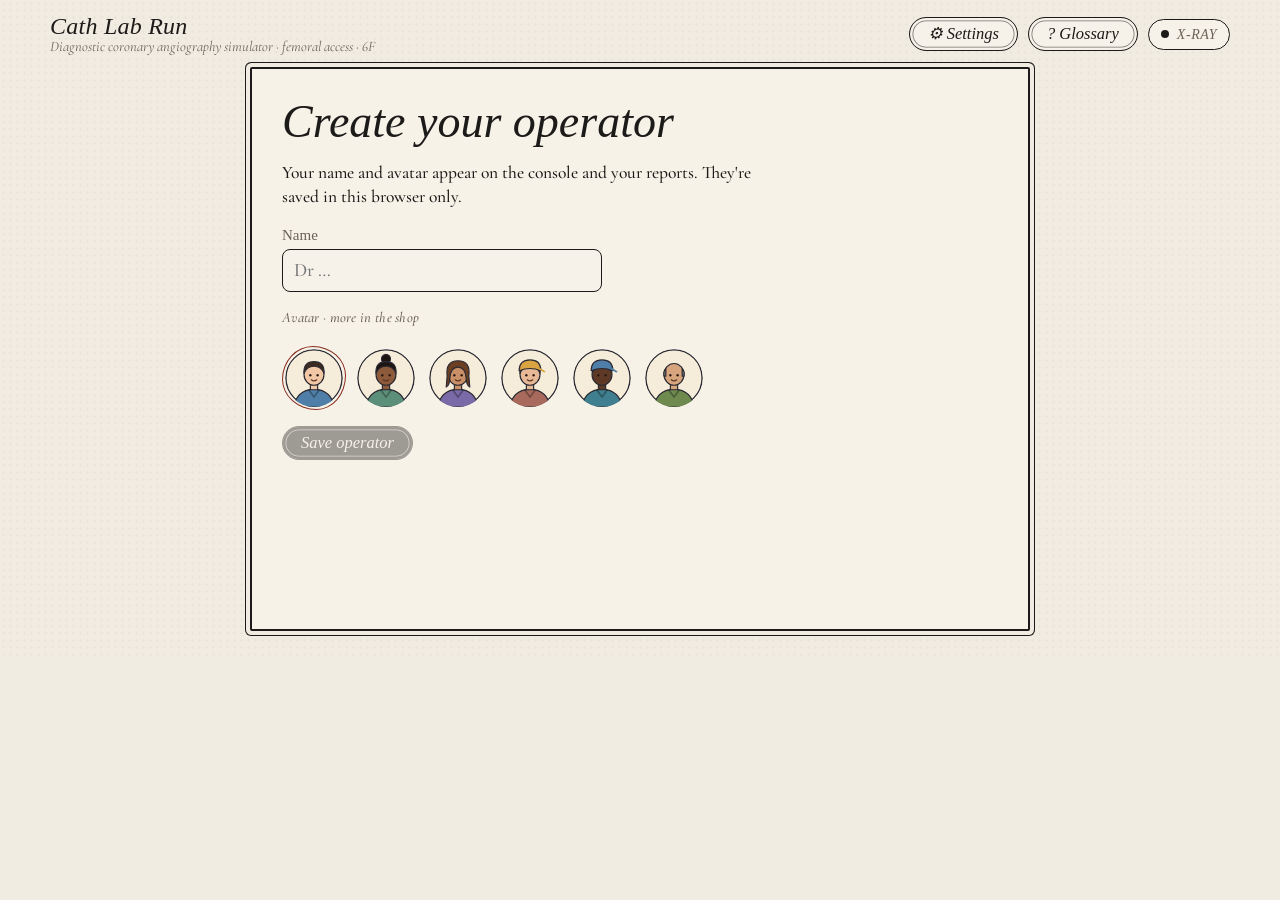
<file: index.html>
<!doctype html>
<html lang="en">
<head>
<meta charset="utf-8">
<meta name="viewport" content="width=device-width, initial-scale=1, viewport-fit=cover">
<title>Cath Lab Run</title>
<meta name="claude:viewport-fit-sides" content="cover">
<link rel="preconnect" href="https://fonts.googleapis.com">
<link rel="preconnect" href="https://fonts.gstatic.com" crossorigin>
<link rel="stylesheet" href="https://fonts.googleapis.com/css2?family=IM+Fell+English:ital@0;1&family=Cormorant+Garamond:ital,wght@0,400;0,500;0,600;1,500&display=swap">
<link rel="stylesheet" href="css/style.css?v=20261125b">
</head>
<body>
<!-- "rough" wobbles the edges of drawings so they look inked by hand (used on the menu heart and avatars) -->
<svg width="0" height="0" style="position:absolute" aria-hidden="true"><filter id="rough" x="-5%" y="-5%" width="110%" height="110%"><feTurbulence type="fractalNoise" baseFrequency="0.035" numOctaves="2" seed="4"/><feDisplacementMap in="SourceGraphic" scale="5" xChannelSelector="R" yChannelSelector="G"/></filter></svg>

<header class="top">
  <div class="brand">Cath Lab Run<small>Diagnostic coronary angiography simulator · femoral access · 6F</small></div>
  <div class="topright"><button class="btn glbtn" data-ctrl="" title="Settings: plain words, sound, keys and mouse">⚙ Settings</button><button class="btn glbtn" data-gl="" title="Glossary of terms">? Glossary</button><button class="who" id="who" hidden title="Main menu (a case in progress is saved)"></button><div class="lamp" id="lamp"><i></i>X-RAY</div></div>
</header>

<main class="lab">
  <section class="stage">
    <div class="monitor" id="monitor">
      <canvas id="img" width="512" height="512" aria-label="Fluoroscopy image"></canvas>
      <div class="hud tl" id="hudTL"></div>
      <div class="hud tr" id="hudTR"></div>
      <div class="hud bl" id="hudBL"></div>
      <div class="hud br" id="hudBR"></div>
      <div class="teachnote" id="teachNote" hidden></div>
      <div class="reviewbar" id="reviewbar" hidden>
        <button class="btn" id="rvPrev" title="Previous frame" aria-label="Previous frame">◀</button>
        <button class="btn" id="rvPlay">Pause</button>
        <button class="btn" id="rvNext" title="Next frame" aria-label="Next frame">▶</button>
        <input type="range" id="rvSlider" min="0" max="10" value="0" aria-label="Cine frame">
        <button class="btn" id="rvLabels" hidden title="Teaching mode: vessel names on the image">Labels on</button>
        <button class="btn" id="rvClose">Back to live</button>
      </div>
      <div class="txdot" id="txDot" hidden aria-hidden="true"></div>
      <div class="txpop gradepop" id="gradePop" hidden role="dialog" aria-label="Grade the lesion">
        <div class="txhead" title="Drag to move it a little; double-click to put it back"><span class="txgrip" aria-hidden="true">⠿</span><b id="gradeTitle">Grade</b></div>
        <div id="gradeBody"></div>
      </div>
      <div class="txpop" id="txPop" hidden role="dialog" aria-label="Treatment options">
        <div class="txhead" title="Drag to move it a little; double-click to put it back"><span class="txgrip" aria-hidden="true">⠿</span><b id="txTitle">Treatment</b><button class="txclose" id="txClose" title="Close the treatment options (reopen them from Treatment in the side panel)" aria-label="Close treatment options">✕</button></div>
        <div id="pci"></div>
      </div>
      <div class="overlay" id="startOv"></div>
      <div class="overlay" id="resultOv" hidden></div>
    </div>
    <div class="toast" id="toast" hidden role="status" aria-live="polite"></div>
    <div class="coach" id="coach" hidden aria-live="polite"></div>
    <div class="guide" id="guide" hidden aria-live="polite"><span id="guideTxt"></span><i class="gmeter" aria-hidden="true"><b id="guideBar"></b></i></div>
    <canvas class="hemo" id="hemo" aria-label="ECG and aortic pressure"></canvas>
    <div class="pad strip" role="group" aria-label="Catheter and X-ray controls">
      <div class="sgroup"><span class="slabel" data-plain="Turn the tube">Turn catheter</span>
        <div class="pair"><button class="hold sbtn arrow" data-k="ArrowLeft" aria-label="Turn anticlockwise"><span class="ico" aria-hidden="true">⟲</span><kbd>←</kbd></button><button class="hold sbtn arrow" data-k="ArrowRight" aria-label="Turn clockwise"><span class="ico" aria-hidden="true">⟳</span><kbd>→</kbd></button></div></div>
      <div class="sgroup"><span class="slabel" data-plain="Move the tube">Move catheter</span>
        <div class="pair"><button class="hold sbtn" data-k="ArrowUp"><span class="ico" aria-hidden="true">▲</span><span>Advance</span><kbd>↑</kbd></button><button class="hold sbtn" data-k="ArrowDown"><span class="ico" aria-hidden="true">▼</span><span>Withdraw</span><kbd>↓</kbd></button></div></div>
      <div class="sgroup"><span class="slabel">X-ray</span>
        <div class="pair"><button class="hold sbtn" data-k="Space" id="bFluoro"><span class="ico round" aria-hidden="true"></span><span data-plain="X-ray">Fluoro</span><kbd>Space</kbd></button><button class="hold sbtn cine" id="bCine"><span class="ico rec" aria-hidden="true"></span><span>Record</span><kbd>C</kbd></button></div></div>
      <div class="sgroup grow"><span class="slabel" data-plain="Dye">Contrast</span>
        <button class="hold sbtn inj" data-k="KeyJ" id="bInj"><span class="ico syringe" aria-hidden="true">⟰</span><span data-plain="Hold to inject dye">Hold to inject</span><kbd>J</kbd></button></div>
    </div>
  </section>

  <aside class="console">
    <div class="sec casehead" id="caseHead">
      <h2>Patient</h2>
      <b>No case loaded</b>
      <p>Pick a case on the monitor to begin.</p>
    </div>
    <div class="sec">
      <h2 data-plain="Used so far">Exposure</h2>
      <div class="reads">
        <div class="read" id="rdFT"><span data-plain="X-ray time">Fluoro time</span><b>0:00</b></div>
        <div class="read" id="rdAK"><span data-plain="Radiation">Air kerma</span><b>0<small>mGy</small></b></div>
        <div class="read" id="rdCM"><span data-plain="Dye used">Contrast</span><b>0<small>mL</small></b></div>
        <div class="read" id="rdHD"><span data-plain="Heart rate · BP">HR · AO</span><b>72<small>bpm</small></b></div>
      </div>
    </div>
    <div class="sec">
      <h2 data-plain="Catheter (the tube)">Catheter</h2>
      <div class="cath"><div class="cathtoggle" id="cathToggle" role="group" aria-label="Catheter (X to switch)"><button data-cath="JL" aria-pressed="true">JL4<small>left</small></button><button data-cath="JR" aria-pressed="false">JR4<small>right</small></button></div><span class="chip" id="cathType">6F</span></div>
      <div class="status" id="status">Catheter in the femoral sheath.</div>
    </div>
    <div class="sec">
      <h2 data-plain="X-ray camera angle">C-arm</h2>
      <div class="slider"><label for="sA" data-plain="Left / right">LAO/RAO</label><input type="range" id="sA" min="-60" max="60" step="1" value="0"><output id="oA">AP</output></div>
      <div class="slider"><label for="sB" data-plain="Head / feet">CRA/CAU</label><input type="range" id="sB" min="-40" max="40" step="1" value="0"><output id="oB">0°</output></div>
      <div class="presets" id="presets"></div>
      <button class="btn" id="b3d" title="An orbitable 3D model of this patient's heart and coronaries (anatomy only during the case; Easy and Medium)">3D heart</button>
    </div>
    <div class="sec">
      <h2 data-plain="Recorded films">Cine runs</h2>
      <div class="runs" id="runs"><div class="empty">No runs yet. Engage an ostium, press Cine, then inject.</div></div>
    </div>
    <div class="sec">
      <h2 data-plain="Narrowings found">Findings</h2>
      <div id="pending"></div>
      <div class="marks" id="marks"><div class="empty">Open a cine run and click on a narrowing to mark it.</div></div>
    </div>
    <div class="sec">
      <h2>Treatment</h2>
      <div id="txSide"><div class="empty">Load a case to begin.</div></div>
      <button class="btn primary" id="bFinish" disabled>Finish and report</button>
    </div>
  </aside>
</main>

<script src="config/config.js?v=20261125b"></script>
<script src="js/sim.js?v=20261125b"></script>
<script src="js/gen.js?v=20261125b"></script>
<script src="js/game.js?v=20261125b"></script>
<script src="js/controls.js?v=20261125b"></script>
<script src="js/heart3d.js?v=20261125b"></script>
<script src="js/career.js?v=20261125b"></script>
<script src="js/achievements.js?v=20261125b"></script>
<script src="js/weekly.js?v=20261125b"></script>
<script src="js/casebook.js?v=20261125b"></script>
<script src="js/stroke-sim.js?v=20261125b"></script>
<script src="js/stroke.js?v=20261125b"></script>
<script src="js/stroke-intro.js?v=20261125b"></script>
<script src="js/sound.js?v=20261125b"></script>
<script src="js/tutorial.js?v=20261125b"></script>
<script src="js/glossary.js?v=20261125b"></script>
<script src="js/intro.js?v=20261125b"></script>
</body>
</html>
</file>
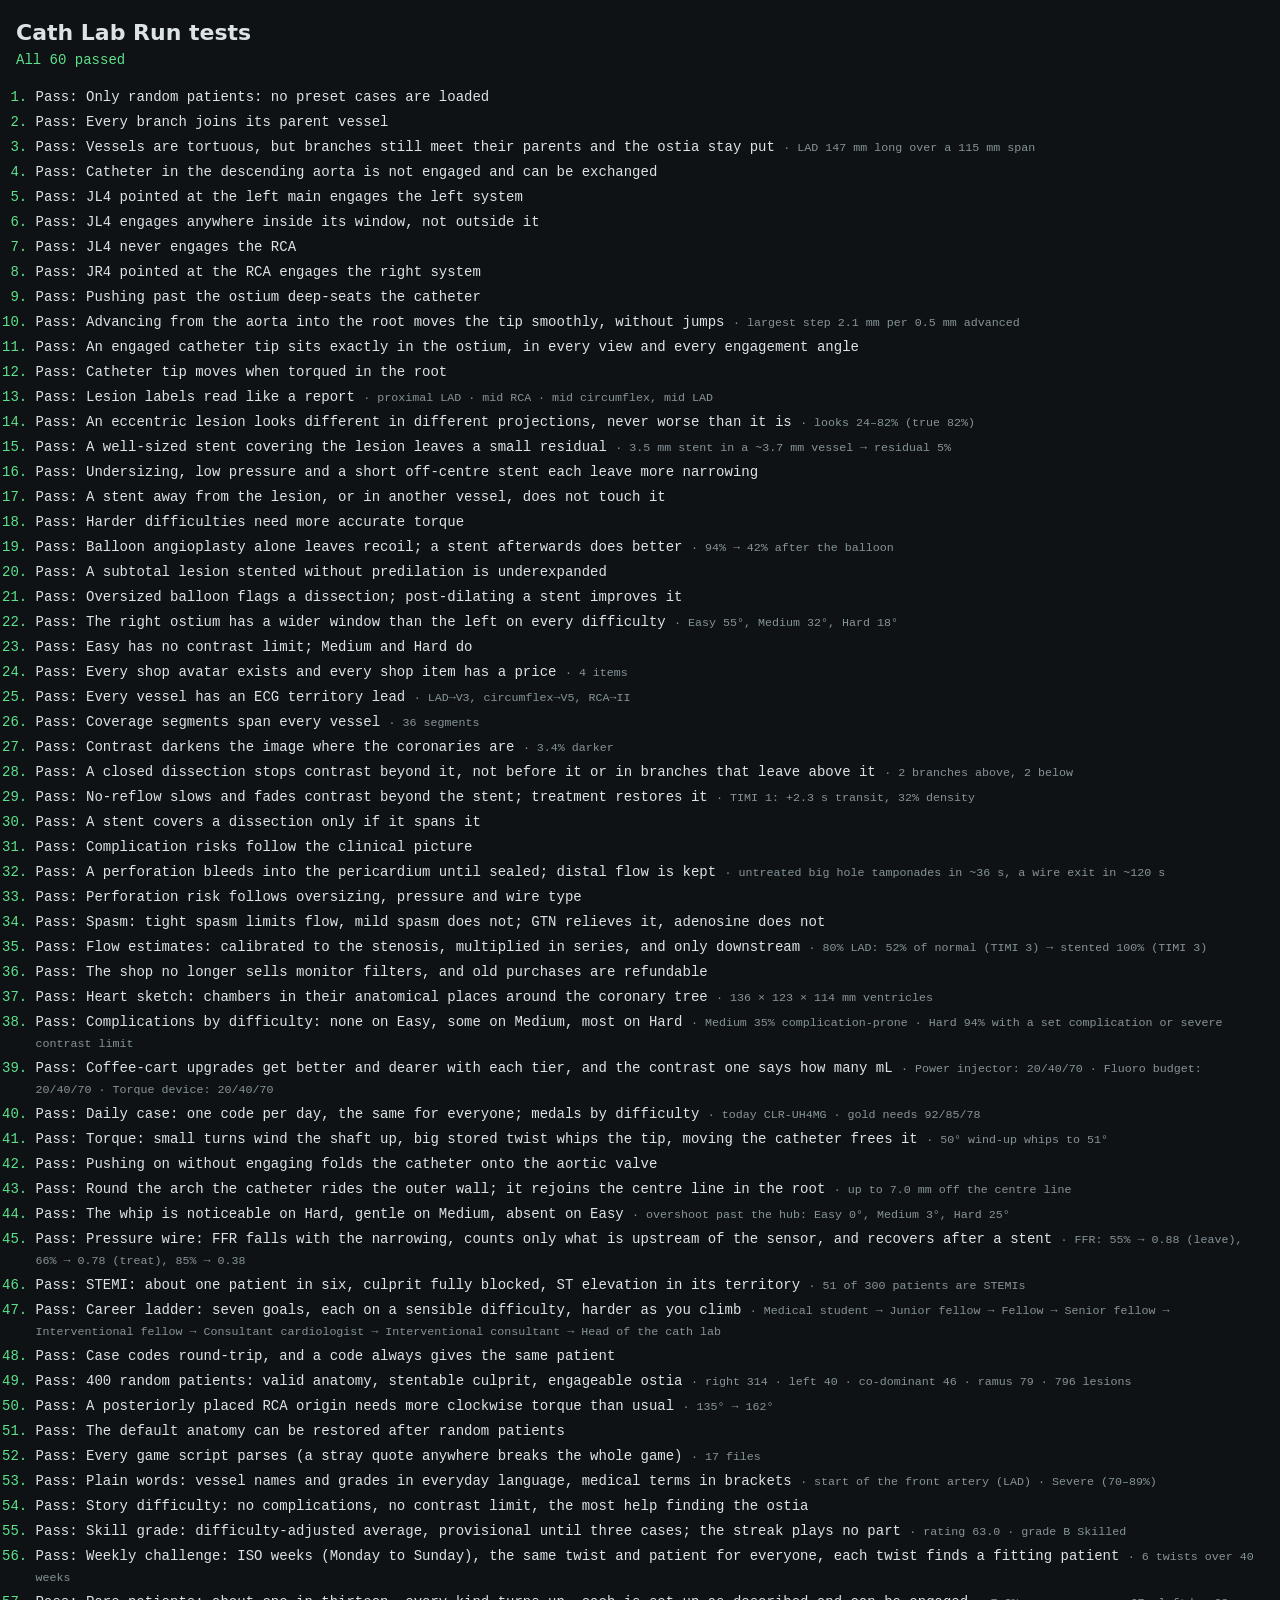
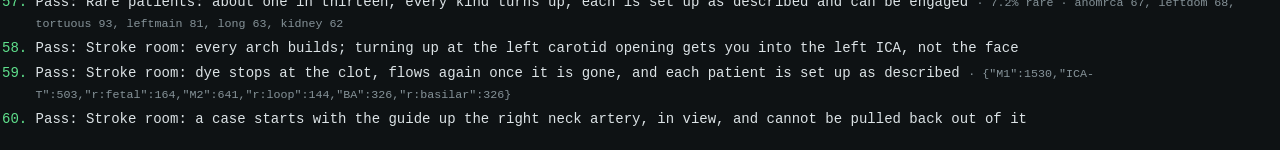
<file: tests/tests.html>
<!doctype html>
<html lang="en">
<head>
<meta charset="utf-8">
<meta name="viewport" content="width=device-width, initial-scale=1">
<title>Cath Lab Run tests</title>
<style>
:root{--bg:#0e1214;--fg:#dce3e6;--muted:#869399;--ok:#5fe08c;--bad:#ff6a63;--line:#29343a;color-scheme:dark}
body{margin:0;background:var(--bg);color:var(--fg);font:14px/1.5 "IBM Plex Mono",ui-monospace,Menlo,monospace;padding:20px max(16px,env(safe-area-inset-left,0px))}
h1{font:600 22px/1.2 system-ui,sans-serif;margin:0 0 4px}
#sum{margin:0 0 16px;color:var(--muted)}
#sum.ok{color:var(--ok)}#sum.bad{color:var(--bad)}
ol{padding-left:1.4em;margin:0;display:flex;flex-direction:column;gap:4px}
li.ok::marker{color:var(--ok)}li.bad{color:var(--bad)}
li small{color:var(--muted)}
canvas{display:none}
</style>
</head>
<body>
<h1>Cath Lab Run tests</h1>
<p id="sum">Running…</p>
<ol id="out"></ol>
<canvas id="img" width="512" height="512"></canvas>
<script src="../config/config.js"></script>
<script src="../js/sim.js"></script>
<script src="../js/gen.js"></script>
<script src="../js/career.js"></script>
<script src="../js/stroke-sim.js"></script>
<script>
"use strict";
const results=[];
function test(name,fn){try{const note=fn();results.push({name,ok:true,note})}catch(e){results.push({name,ok:false,note:e.message})}}
function ok(cond,msg){if(!cond)throw new Error(msg||'assertion failed')}
const inRoot=(type,th,u)=>cathState({type,th,s:S_ROOT+22*u});
/* fixed lesions for the rule tests (the game itself only has random patients) */
const FIX={lad:{vid:'LAD',at:13,len:9,sev:0.82,e:[1,0.3,-0.2]},rca:{vid:'RCA',at:52,len:8,sev:0.94,e:[0.2,0.1,1]},lcx:{vid:'LCx',at:31,len:10,sev:0.76,e:[0,1,0.2]},mild:{vid:'LAD',at:52,len:8,sev:0.38,e:[1,0,0]}};
const fx=k=>prepLesions([FIX[k]])[0];

test('Only random patients: no preset cases are loaded',()=>{ok(typeof CASES==='undefined','preset cases still loaded');ok(typeof generatePatient==='function')});
test('Every branch joins its parent vessel',()=>{for(const v of VESSELS)if(v.parent){ok(v.base>0,v.id+' has no join point')}});
test('Vessels are tortuous, but branches still meet their parents and the ostia stay put',()=>{
  let worst=0;for(const v of VESSELS)if(v.parent){const P=VBY[v.parent];worst=Math.max(worst,Math.min(...P.p.map(q=>dist3(q,v.p[0]))))}
  ok(worst<0.8,'a branch starts '+worst.toFixed(1)+' mm from its parent');
  ok(dist3(VBY.LM.p[0],VESSELS[0].ctrl[0])<1e-9&&dist3(VBY.RCA.p[0],VBY.RCA.ctrl[0])<1e-9,'an ostium moved');
  const v=VBY.LAD,chord=dist3(v.p[0],v.p[v.n-1]);return `LAD ${v.len.toFixed(0)} mm long over a ${chord.toFixed(0)} mm span`;
});
test('Catheter in the descending aorta is not engaged and can be exchanged',()=>{const c=cathState({type:'JL',th:0,s:60});ok(!c.eng&&c.u===0);ok(c.region==='Descending aorta',c.region);ok(60<S_EXCH)});
test('JL4 pointed at the left main engages the left system',()=>{const c=inRoot('JL',OSTANG.L,1);ok(c.eng==='L','got '+c.eng);ok(!c.deep)});
test('JL4 engages anywhere inside its window, not outside it',()=>{
  ok(inRoot('JL',OSTANG.L+CATH.JL.tol-1,1).eng==='L','edge of window should engage');
  ok(!inRoot('JL',OSTANG.L+CATH.JL.tol+5,1).eng,'outside window should not engage');
});
test('JL4 never engages the RCA',()=>{ok(!inRoot('JL',OSTANG.R,1).eng)});
test('JR4 pointed at the RCA engages the right system',()=>{ok(inRoot('JR',OSTANG.R,1).eng==='R')});
test('Pushing past the ostium deep-seats the catheter',()=>{const c=inRoot('JR',OSTANG.R,1.58);ok(c.eng==='R'&&c.deep)});
test('Advancing from the aorta into the root moves the tip smoothly, without jumps',()=>{
  let worst=0;for(const type of ['JL','JR'])for(const th of [CATH.JL.home,CATH.JR.home,0,170,OSTANG.L,OSTANG.R]){let prev=null;for(let s=S_ROOT-40;s<S_ROOT+22*1.6;s+=0.5){const t=cathState({type,th,s},DIFFICULTY.easy).tip;if(prev)worst=Math.max(worst,dist3(t,prev));prev=t}}
  ok(worst<3,'tip jumped '+worst.toFixed(1)+' mm');return `largest step ${worst.toFixed(1)} mm per 0.5 mm advanced`;
});
test('An engaged catheter tip sits exactly in the ostium, in every view and every engagement angle',()=>{
  let worst=0;for(const type of ['JL','JR'])for(const D of Object.values(DIFFICULTY)){const sys=CATH[type].sys;
    for(let off=-D.tol[sys]+0.5;off<D.tol[sys];off+=2)for(let u=0.55;u<1.0;u+=0.05){const c=cathState({type,th:OSTANG[sys]+off,s:S_ROOT+22*u},D);if(c.eng)worst=Math.max(worst,dist3(c.tip,OST[sys]))}}
  ok(worst<0.01,'tip is '+worst.toFixed(1)+' mm from the ostium while engaged');
});
test('Catheter tip moves when torqued in the root',()=>{const a=inRoot('JL',-120,0.3).tip,b=inRoot('JL',60,0.3).tip;ok(Math.hypot(a[0]-b[0],a[2]-b[2])>10,'tip barely moved')});
test('Lesion labels read like a report',()=>{
  const labels=[['lad'],['rca'],['lcx','mild']].map(ks=>ks.map(k=>fx(k).label).join(', '));
  ok(labels[0]==='proximal LAD',labels[0]);ok(labels[1]==='mid RCA',labels[1]);return labels.join(' · ');
});
test('An eccentric lesion looks different in different projections, never worse than it is',()=>{
  const L=fx('lad');
  const vals=PRESETS.map(p=>apparent(L,basis(p[1],p[2])));
  const lo=Math.min(...vals),hi=Math.max(...vals);
  ok(hi<=L.sev+1e-9,'apparent exceeds true severity');ok(hi-lo>0.15,'too little difference between views');
  return `looks ${Math.round(lo*100)}–${Math.round(hi*100)}% (true ${Math.round(L.sev*100)}%)`;
});
test('A well-sized stent covering the lesion leaves a small residual',()=>{
  const L=fx('lad'),ref=refDiam(L.vid,L.at),d=STENT_DIAMS.reduce((a,b)=>Math.abs(b-ref)<Math.abs(a-ref)?b:a);
  const o=stentOutcome(L,{vid:L.vid,ld:L.at,len:18,diam:d,atm:14});
  ok(o&&o.covered&&!o.under&&!o.over&&!o.lowP,'should be a clean result');ok(o.residual<=0.1,'residual '+o.residual);
  return `${d.toFixed(1)} mm stent in a ~${ref.toFixed(1)} mm vessel → residual ${Math.round(o.residual*100)}%`;
});
test('Undersizing, low pressure and a short off-centre stent each leave more narrowing',()=>{
  const L=fx('lad'),ref=refDiam(L.vid,L.at);
  const good=stentOutcome(L,{vid:L.vid,ld:L.at,len:18,diam:3.5,atm:14}).residual;
  const under=stentOutcome(L,{vid:L.vid,ld:L.at,len:18,diam:ref-1,atm:14});ok(under.under&&under.residual>good,'undersize');
  const low=stentOutcome(L,{vid:L.vid,ld:L.at,len:18,diam:3.5,atm:9});ok(low.lowP&&low.residual>good,'low pressure');
  const miss=stentOutcome(L,{vid:L.vid,ld:L.at+8,len:12,diam:3.5,atm:14});ok(miss&&!miss.covered&&miss.residual>good,'geographic miss');
});
test('A stent away from the lesion, or in another vessel, does not touch it',()=>{
  const L=fx('lad');
  ok(stentOutcome(L,{vid:L.vid,ld:L.at+40,len:12,diam:3,atm:14})===null);ok(stentOutcome(L,{vid:'RCA',ld:L.at,len:18,diam:3,atm:14})===null);
});
test('Harder difficulties need more accurate torque',()=>{
  const off=20;const at=d=>!!cathState({type:'JL',th:OSTANG.L+off,s:S_ROOT+22},DIFFICULTY[d]).eng;
  ok(at('easy')&&at('medium')&&!at('hard'),`20° off: easy ${at('easy')}, medium ${at('medium')}, hard ${at('hard')}`);
  ok(DIFFICULTY.hard.deep<DIFFICULTY.easy.deep,'hard should damp sooner');
});
test('Balloon angioplasty alone leaves recoil; a stent afterwards does better',()=>{
  const L=fx('rca'),ref=refDiam(L.vid,L.at);
  const b=balloonOutcome(L,{vid:L.vid,ld:L.at,len:15,diam:Math.round(ref*2)/2-0.5,atm:10});
  ok(b&&b.residual>=0.3&&b.residual<L.sev,'balloon residual '+b.residual);
  return `${Math.round(L.sev*100)}% → ${Math.round(b.residual*100)}% after the balloon`;
});
test('A subtotal lesion stented without predilation is underexpanded',()=>{
  const L=fx('rca');ok(L.sev>=0.9);
  const s={vid:L.vid,ld:L.at,len:18,diam:3.5,atm:14};
  const raw=stentOutcome({...L},s),pre=stentOutcome({...L,predil:true,cur:0.4},s);
  ok(raw.noPre&&!pre.noPre&&raw.residual>pre.residual,`without ${raw.residual}, with ${pre.residual}`);
});
test('Oversized balloon flags a dissection; post-dilating a stent improves it',()=>{
  const L=fx('lad'),ref=refDiam(L.vid,L.at);
  ok(balloonOutcome(L,{vid:L.vid,ld:L.at,len:15,diam:ref+1,atm:12}).over,'should be oversized');
  const st={...L,stented:true,cur:0.12};const o=balloonOutcome(st,{vid:L.vid,ld:L.at,len:15,diam:3.5,atm:16});ok(o.post&&o.residual<0.12,'post-dilation');
});
test('The right ostium has a wider window than the left on every difficulty',()=>{for(const [k,d] of Object.entries(DIFFICULTY))ok(d.tol.R>d.tol.L,k);
  const at=(d,off)=>cathState({type:'JR',th:OSTANG.R-off,s:S_ROOT+22},DIFFICULTY[d]).eng==='R';ok(at('easy',50)&&at('medium',28)&&at('hard',15),'windows');return 'Easy 55°, Medium 32°, Hard 18°'});
test('Easy has no contrast limit; Medium and Hard do',()=>{ok(DIFFICULTY.easy.budgetX===null);ok(DIFFICULTY.medium.budgetX===1&&DIFFICULTY.hard.budgetX<1)});
test('Every shop avatar exists and every shop item has a price',()=>{for(const it of SHOP){ok(it.price>0,it.id);if(it.kind==='avatar')ok(AVATARS[it.avatar]&&AVATARS[it.avatar].shop===it.id,it.id)}return SHOP.length+' items'});
test('Every vessel has an ECG territory lead',()=>{for(const v of VESSELS)ok(LEADS.includes(TERRITORY[v.id]),v.id+' has no lead');return 'LAD→V3, circumflex→V5, RCA→II'});
test('Coverage segments span every vessel',()=>{const ids=new Set(MAP_SEGS.map(s=>s.v.id));for(const v of VESSELS)ok(ids.has(v.id),v.id);ok(mapKey(VBY.LAD,VBY.LAD.len)==='LAD:2');return MAP_SEGS.length+' segments'});
test('Contrast darkens the image where the coronaries are',()=>{
  ictx=document.getElementById('img').getContext('2d');
  const base={t:5,phase:0.3,a:-30,b:-25,mode:'cine',frame:0,lesions:[],cath:false,root:0};
  const lum=()=>{const d=ictx.getImageData(0,0,512,512).data;let s=0;for(let i=0;i<d.length;i+=16)s+=d[i];return s};
  renderImage({...base,conc:()=>0});const empty=lum();
  renderImage({...base,conc:()=>1});const full=lum();
  ok(full<empty*0.99,'no visible contrast');return `${((1-full/empty)*100).toFixed(1)}% darker`;
});
test('A closed dissection stops contrast beyond it, not before it or in branches that leave above it',()=>{
  const v=VBY.LAD,at=45,ev={kind:'dissection',vid:'LAD',ld:at,len:10,progress:1,closed:true,treated:false};
  const idx=mm=>v.ld.findIndex(x=>x>=mm);
  ok(flowMod(v,idx(70),[ev]).att===0,'distal LAD still fills');ok(flowMod(v,idx(20),[ev]).att===1,'proximal LAD affected');
  let up=0,down=0;for(const b of VESSELS){if(!b.anc.has('LAD'))continue;let cur=b;while(cur.parent!=='LAD')cur=VBY[cur.parent];const j=v.ld[cur.joinIdx],a=flowMod(b,b.n-1,[ev]).att;
    if(j<at){ok(a===1,b.id+' leaves above the dissection but lost flow');up++}else{ok(a===0,b.id+' leaves below the dissection but still fills');down++}}
  ok(flowMod(VBY.RCA,10,[ev]).att===1,'the other system is untouched');
  return `${up} branch${up===1?'':'es'} above, ${down} below`;
});
test('No-reflow slows and fades contrast beyond the stent; treatment restores it',()=>{
  const v=VBY.LAD,i=v.ld.findIndex(x=>x>=70),ev={kind:'noreflow',vid:'LAD',ld:30,flow:0.15};
  const m=flowMod(v,i,[ev]);ok(m.delay>1&&m.att<0.5,`delay ${m.delay.toFixed(1)} s, att ${m.att.toFixed(2)}`);
  ev.flow=1;const n=flowMod(v,i,[ev]);ok(n.delay===0&&n.att===1);return `TIMI 1: +${m.delay.toFixed(1)} s transit, ${Math.round(m.att*100)}% density`;
});
test('A stent covers a dissection only if it spans it',()=>{
  const ev={vid:'LAD',ld:40};ok(stentCovers({vid:'LAD',ld:44,len:18},ev));ok(!stentCovers({vid:'LAD',ld:60,len:18},ev));ok(!stentCovers({vid:'LCx',ld:40,len:18},ev));
});
test('Complication risks follow the clinical picture',()=>{
  ok(noReflowRisk({acs:true,sev:0.95,len:28})>2*noReflowRisk({acs:false,sev:0.75,len:12}),'no-reflow should be likelier in ACS with a subtotal lesion');
  ok(dissectRisk({kind:'balloon',over:true})===1,'oversized balloon always dissects');ok(dissectRisk({kind:'balloon',stented:true,sev:0.9,atm:12})===0,'post-dilating inside a stent cannot dissect');
  ok(DIFFICULTY.hard.dissectT<DIFFICULTY.easy.dissectT,'harder = faster closure');
  ok(IC_DRUGS.find(d=>d.id==='vera').gain>IC_DRUGS.find(d=>d.id==='gtn').gain*4,'verapamil should beat GTN for no-reflow');
});

test('A perforation bleeds into the pericardium until sealed; distal flow is kept',()=>{
  const maj={kind:'perforation',grade:'major'},dis={kind:'perforation',grade:'distal'};
  ok(evFlow(maj)===1,'a perforation should not stop distal flow');
  ok(perfLeak(maj)>2*perfLeak(dis),'a big hole should bleed faster than a wire exit');
  ok(perfLeak(maj,{protamine:true})<perfLeak(maj)&&perfLeak(maj,{balloon:true})===0&&perfLeak({...maj,sealed:true})===0,'protamine slows, a balloon stops, sealing ends the leak');
  const t=0.8/perfLeak(maj);ok(t>25&&t<60,`tamponade after ${t.toFixed(0)} s`);
  return `untreated big hole tamponades in ~${t.toFixed(0)} s, a wire exit in ~${(0.8/perfLeak(dis)).toFixed(0)} s`;
});
test('Perforation risk follows oversizing, pressure and wire type',()=>{
  ok(perfRisk({diff:1.2,atm:12})>=0.5&&perfRisk({diff:0.3,atm:12})===0,'oversize');ok(perfRisk({diff:0.3,atm:17})>0,'over burst pressure');
  ok(perfRisk({kind:'wire',hydrophilic:true})>perfRisk({kind:'wire'}),'hydrophilic wires perforate more');
});
test('Spasm: tight spasm limits flow, mild spasm does not; GTN relieves it, adenosine does not',()=>{
  ok(evFlow({kind:'spasm',sev:0.6})===1,'mild spasm');ok(evFlow({kind:'spasm',sev:0.92})<0.5,'tight spasm');
  const v=VBY.RCA,i=v.n-1;ok(flowMod(v,i,[{kind:'spasm',vid:'RCA',ld:4,sev:0.92}]).att<0.7,'distal RCA should fade behind a tight ostial spasm');
  const d=id=>IC_DRUGS.find(x=>x.id===id);ok(d('gtn').spasm===1&&d('adeno').spasm===0&&d('vera').spasm>0.5);
  ok(spasmRisk({cause:'eng',sys:'R'})>spasmRisk({cause:'eng',sys:'L'})&&spasmRisk({cause:'deep'})>spasmRisk({cause:'eng',sys:'R'}),'RCA and deep-seating are touchier');
});

test('Flow estimates: calibrated to the stenosis, multiplied in series, and only downstream',()=>{
  const near=(a,b,t)=>Math.abs(a-b)<=t;
  ok(near(stenFlow(0.5),0.9,0.04)&&near(stenFlow(0.7),0.72,0.05)&&near(stenFlow(0.8),0.52,0.06)&&near(stenFlow(0.9),0.23,0.05),'calibration');
  const L={vid:'LAD',at:40,sev:0.8,cur:null};
  const pre=vesselFlow('LAD',[L],null,false),post=vesselFlow('LAD',[{...L,cur:0.08}],[],true);ok(pre.f<0.6&&post.f>0.95,`${pre.f.toFixed(2)} → ${post.f.toFixed(2)}`);
  ok(vesselFlow('LAD',[L,{vid:'LAD',at:90,sev:0.7}],null,false).f<pre.f,'two lesions in series should be worse than one');
  // a branch leaving above the lesion is unaffected, one leaving below it is
  const lad=VBY.LAD;for(const b of VESSELS)if(b.parent==='LAD'){const j=lad.ld[b.joinIdx],f=vesselFlow(b.id,[L],null,false).f;ok(j<L.at?f===1:f<0.6,b.id)}
  const closed=vesselFlow('LAD',[{...L,cur:0.05}],[{kind:'dissection',vid:'LAD',ld:60,closed:true,treated:false,progress:1}],true);ok(closed.timi===0&&closed.f<0.03,'closed vessel');
  return `80% LAD: ${Math.round(pre.f*100)}% of normal (TIMI ${pre.timi}) → stented ${Math.round(post.f*100)}% (TIMI ${post.timi})`;
});
test('The shop no longer sells monitor filters, and old purchases are refundable',()=>{ok(!SHOP.some(x=>x.kind==='lut'),'filters still on sale');ok(RETIRED_SHOP.warm>0&&RETIRED_SHOP.cool>0)});

test('Heart sketch: chambers in their anatomical places around the coronary tree',()=>{
  const {V}=heartGeometry(),H=HEART_PARTS;
  ok(H.LA.c[2]<Math.min(H.RA.c[2],V.c[2]),'the left atrium should be the most posterior chamber');
  ok(H.RA.c[0]<V.c[0]&&H.RA.c[0]<H.LA.c[0],'the right atrium should form the right border');
  ok(H.LAA.c[0]>H.LA.c[0]&&H.LAA.c[2]>H.LA.c[2],'the left atrial appendage reaches forward and left');
  // every coronary (beyond the ostia) lies inside the drawn cardiac outline, in every standard projection
  for(const pr of [['AP',0,0],['RAO 30 CAU 25',-30,-25],['LAO 45 CRA 25',45,25],['LAO 40',40,0]]){const B=basis(pr[1],pr[2]),d=heartMask(B).getContext('2d').getImageData(0,0,W*RES,W*RES).data;
    for(const v of VESSELS)for(let i=Math.floor(v.n*0.15);i<v.n;i+=4){const q=proj(v.p[i],B),x=Math.round(q[0]),y=Math.round(q[1]);if(x<0||y<0||x>=W||y>=W)continue;ok(d[(y*RES*W*RES+x*RES)*4+3]>0,`${v.id} pokes out of the heart in ${pr[0]}`)}}
  return V.ax.map(a=>Math.round(a.r*2)).join(' × ')+' mm ventricles';
});

test('Complications by difficulty: none on Easy, some on Medium, most on Hard',()=>{
  const n=400,codes=[...Array(n)].map((_,i)=>seedToCode((i*104729+7)%CODE_SPACE));
  const st=d=>{let prone=0,anyChance=0;for(const c of codes){const h=caseChallenge(c,d);if(h.randomX>0.9)prone++;if(h.randomX||h.errX)anyChance++}return {prone,anyChance}};
  const e=st('easy'),m=st('medium');
  ok(e.anyChance===0,'Easy should have no complications');
  ok(m.prone>n*0.2&&m.prone<n*0.5,'Medium: some cases, got '+m.prone);
  const hardHit=codes.filter(c=>{const x=caseChallenge(c,'hard');return x.forced||x.contrastX<1}).length;ok(hardHit>n*0.8,'Hard: most cases, got '+hardHit);
  ok(JSON.stringify(caseChallenge(codes[3],'hard'))===JSON.stringify(caseChallenge(codes[3],'hard')),'same code, same challenge');
  return `Medium ${Math.round(m.prone/n*100)}% complication-prone · Hard ${Math.round(hardHit/n*100)}% with a set complication or severe contrast limit`;
});
test('Coffee-cart upgrades get better and dearer with each tier, and the contrast one says how many mL',()=>{
  for(const u of UPGRADES){ok(u.tiers.length===3,u.id);for(let i=1;i<3;i++){ok(u.tiers[i].price>u.tiers[i-1].price,u.id+' price');ok(u.tiers[i].val>u.tiers[i-1].val,u.id+' effect')}}
  ok(/mL/.test(UPGRADES.find(u=>u.id==='injector').what(1.3)),'contrast upgrade should show mL');
  return UPGRADES.map(u=>u.name+': '+u.tiers.map(t=>t.price).join('/')).join(' · ');
});

test('Daily case: one code per day, the same for everyone; medals by difficulty',()=>{
  const a=dailyCode('2026-11-21'),b=dailyCode('2026-11-21'),c=dailyCode('2026-11-22');ok(a===b&&a!==c&&codeToSeed(a)!=null,'daily codes');
  ok(medalFor(MEDALS.hard.gold,'hard')==='gold'&&medalFor(MEDALS.hard.gold-1,'hard')==='silver'&&medalFor(10,'easy')==='none','thresholds');
  for(const d of Object.keys(DIFFICULTY))ok(MEDALS[d].gold>MEDALS[d].silver&&MEDALS[d].silver>MEDALS[d].bronze,d);
  ok(MEDALS.easy.gold>MEDALS.hard.gold,'Easy should ask more for gold');
  return `today ${dailyCode()} · gold needs ${MEDALS.easy.gold}/${MEDALS.medium.gold}/${MEDALS.hard.gold}`;
});

test('Torque: small turns wind the shaft up, big stored twist whips the tip, moving the catheter frees it',()=>{
  const c={th:0,hub:8,w:0};stepTorque(c,1,{fric:10});ok(Math.abs(c.th)<1e-6,'an 8° turn should not move the tip against 10° of wall friction');
  const d={th:0,hub:50,w:0};let peak=0;for(let i=0;i<120;i++){stepTorque(d,1/60,{fric:10});peak=Math.max(peak,d.th)}
  ok(peak>50,'a 50° wind-up should overshoot (whip), peak '+peak.toFixed(0)+'°');ok(Math.abs(d.hub-d.th)<=10,'it should settle within the friction band');
  const e={th:0,hub:8,w:0};stepTorque(e,1,{fric:10,moving:true});ok(e.th>4,'advancing or withdrawing should let the torque through');
  return `50° wind-up whips to ${peak.toFixed(0)}°`;
});
test('Pushing on without engaging folds the catheter onto the aortic valve',()=>{
  const off=OSTANG.L+120,c=cathState({type:'JL',th:off,s:S_ROOT+22*1.55},DIFFICULTY.easy);
  ok(!c.eng&&c.buckle>0.8,'should prolapse');ok(c.tip[1]<ROOT[1]-5,'tip should drop towards the valve');
  ok(!cathState({type:'JL',th:OSTANG.L,s:S_ROOT+22*1.3},DIFFICULTY.easy).buckle,'an engaged catheter deep-seats instead');
});
test('Round the arch the catheter rides the outer wall; it rejoins the centre line in the root',()=>{
  let mx=0;for(let i=0;i<AO.p.length;i++)mx=Math.max(mx,dist3(AO.p[i],AO_CATH.p[i]));ok(mx>3&&mx<=7.01,'max offset '+mx.toFixed(1));
  ok(dist3(pointAt(AO,S_ROOT),pointAt(AO_CATH,S_ROOT))<0.5,'offset should be gone at the root');return `up to ${mx.toFixed(1)} mm off the centre line`;
});

test('The whip is noticeable on Hard, gentle on Medium, absent on Easy',()=>{
  const over=d=>{const T=DIFFICULTY[d].torque,c={th:0,hub:0,w:0};let peak=0;
    for(let i=0;i<24;i++){c.hub+=170/60;stepTorque(c,1/60,{...T,fric:T.fric*1.2})}  // turn the hub for 0.4 s round the arch, then let go
    for(let i=0;i<120;i++){stepTorque(c,1/60,{...T,fric:T.fric*1.2});peak=Math.max(peak,c.th-c.hub)}return peak};
  const e=over('easy'),m=over('medium'),h=over('hard');
  ok(h>=12,'Hard should whip at least 12° past the hub, got '+h.toFixed(0));ok(h>m+5,'Hard should whip more than Medium');ok(e<3,'Easy should barely overshoot');
  return `overshoot past the hub: Easy ${e.toFixed(0)}°, Medium ${m.toFixed(0)}°, Hard ${h.toFixed(0)}°`;
});

test('Pressure wire: FFR falls with the narrowing, counts only what is upstream of the sensor, and recovers after a stent',()=>{
  const mk=sev=>prepLesions([{vid:'LAD',at:30,len:10,sev,e:[1,0,0]}]);
  const f55=lesionFFR(mk(0.55)[0],mk(0.55)),f66=lesionFFR(mk(0.66)[0],mk(0.66)),f85=lesionFFR(mk(0.85)[0],mk(0.85));
  ok(f55>0.8&&f66<=0.8&&f85<0.6,`55% ${f55.toFixed(2)}, 66% ${f66.toFixed(2)}, 85% ${f85.toFixed(2)}`);
  const L=mk(0.85);ok(ffrAt('LAD',L[0].at-12,L,false)===1,'a sensor before the narrowing should read 1');
  L[0].cur=0.05;ok(ffrAt('LAD',L[0].at+20,L,true)>0.95,'after stenting the FFR should recover');
  return `FFR: 55% → ${f55.toFixed(2)} (leave), 66% → ${f66.toFixed(2)} (treat), 85% → ${f85.toFixed(2)}`;
});

test('STEMI: about one patient in six, culprit fully blocked, ST elevation in its territory',()=>{
  let n=0,st=0;for(let i=0;i<300;i++){const p=generatePatient(seedToCode((i*48271+5)%CODE_SPACE));n++;if(p.ecg&&p.ecg.stemi){st++;
    const L=p.lesions.find(l=>l.sev>=0.98);ok(L,'STEMI without an occluded culprit');ok(p.ecg.stemi[0]===TERRITORY[L.vid],'ST elevation should face the culprit');ok(/STEMI/.test(p.title))}}
  ok(st>n*0.1&&st<n*0.25,'STEMI share '+st+'/'+n);buildAnatomy();return `${st} of ${n} patients are STEMIs`;
});
test('Career ladder: seven goals, each on a sensible difficulty, harder as you climb',()=>{
  ok(CAREER.length===7&&CAREER.every(g=>g.need>0&&DIFFICULTY[g.diff]&&typeof g.test==='function'));
  const lv=CAREER.map(g=>DIFFICULTY[g.diff].level);for(let i=1;i<lv.length;i++)ok(lv[i]>=lv[i-1],'difficulty should not go down at '+CAREER[i].rank);
  ok(CAREER[3].test({diff:'medium',score:70,stemi:true,d2b:84})&&!CAREER[3].test({diff:'medium',score:70,stemi:true,d2b:95}),'STEMI goal needs D2B ≤ 90');
  return CAREER.map(g=>g.rank).join(' → ')+' → '+TOP_RANK;
});

/* random patients (run last; they rebuild the anatomy, and the final test restores the default) */
test('Case codes round-trip, and a code always gives the same patient',()=>{
  for(const n of [0,1,12345,CODE_SPACE-1])ok(codeToSeed(seedToCode(n))===n,'round trip '+n);
  ok(codeToSeed('clr-7kq2m')===codeToSeed('CLR-7KQ2M'),'case-insensitive');ok(codeToSeed('CLR-0000O')===null&&codeToSeed('hello')===null,'rejects junk');
  const a=JSON.stringify(generatePatient('CLR-7KQ2M')),b=JSON.stringify(generatePatient('CLR-7KQ2M'));ok(a===b,'not deterministic');
  ok(JSON.stringify(generatePatient('CLR-7KQ2N'))!==a,'neighbouring codes should differ');
});
test('400 random patients: valid anatomy, stentable culprit, engageable ostia',()=>{
  const dom={R:0,L:0,C:0};let ramus=0,lesions=0;
  for(let i=0;i<400;i++){
    const code=seedToCode((i*7919+13)%CODE_SPACE),c=generatePatient(code);buildAnatomy(c.anatomy);dom[c.anatomy.dom]++;if(c.anatomy.ramus)ramus++;
    for(const v of VESSELS){ok(LEADS.includes(TERRITORY[v.id]),code+': '+v.id+' has no ECG lead');
      if(v.parent){const P=VBY[v.parent];ok(Math.min(...P.p.map(q=>dist3(q,v.p[0])))<0.8,code+': '+v.id+' detached')}}
    if(c.anatomy.dom==='L')ok(!VBY.PDA&&VBY.LPDA,code+': left dominance should move the PDA to the circumflex');
    ok(c.lesions.length>=1&&c.lesions.some(L=>L.sev>=0.7),code+': no significant lesion');
    for(const L of prepLesions(c.lesions)){lesions++;const v=VBY[L.vid];ok(v&&L.at>0&&L.at<v.len,code+': lesion off its vessel');if(L.sev>=0.7)ok(refDiam(L.vid,L.at)>=2.3,code+': significant lesion in a vessel too small to stent')}
    ok(c.hx&&c.title&&c.task&&c.budget>0,code+': missing text');
    for(const d of ['easy','hard'])ok(cathState({type:'JR',th:OSTANG.R,s:S_ROOT+22},DIFFICULTY[d]).eng==='R'&&cathState({type:'JL',th:OSTANG.L,s:S_ROOT+22},DIFFICULTY[d]).eng==='L',code+': ostium not engageable on '+d);
  }
  ok(dom.L>10&&dom.C>10&&dom.R>200,'dominance mix '+JSON.stringify(dom));ok(ramus>30,'ramus '+ramus);
  return `right ${dom.R} · left ${dom.L} · co-dominant ${dom.C} · ramus ${ramus} · ${lesions} lesions`;
});
test('A posteriorly placed RCA origin needs more clockwise torque than usual',()=>{
  buildAnatomy();const base=OSTANG.R;buildAnatomy({rca:'posterior'});const post=OSTANG.R;buildAnatomy();
  ok(post-base>8,`${base.toFixed(0)}° → ${post.toFixed(0)}°`);return `${base.toFixed(0)}° → ${post.toFixed(0)}°`;
});
test('The default anatomy can be restored after random patients',()=>{buildAnatomy();ok(VBY.PLV&&VBY.PDA&&!VBY.RI&&!VBY.LPDA);ok(fx('rca').label==='mid RCA')});

test('Every game script parses (a stray quote anywhere breaks the whole game)',()=>{
  const files=['config/config.js','js/sim.js','js/gen.js','js/game.js','js/controls.js','js/heart3d.js','js/career.js','js/tutorial.js','js/glossary.js','js/intro.js','js/achievements.js','js/weekly.js','js/sound.js','js/casebook.js','js/stroke-sim.js','js/stroke.js','js/stroke-intro.js'];
  for(const f of files){const x=new XMLHttpRequest();x.open('GET','../'+f+'?'+Date.now(),false);x.send();ok(x.status===200,f+' not found');try{new Function(x.responseText)}catch(e){throw new Error(f+': '+e.message)}}
  return files.length+' files';
});
test('Plain words: vessel names and grades in everyday language, medical terms in brackets',()=>{
  buildAnatomy();PLAIN=true;const a=segLabel(VBY.LAD,2),b=gradeName(2);PLAIN=false;const c=segLabel(VBY.LAD,2),d=gradeName(2);
  ok(a==='start of the front artery (LAD)',a);ok(b==='Severe (70–89%)',b);ok(c==='proximal LAD',c);ok(d==='70–89%',d);return `${a} · ${b}`;
});
test('Story difficulty: no complications, no contrast limit, the most help finding the ostia',()=>{
  const S=DIFFICULTY.story,E=DIFFICULTY.easy;ok(S.story&&S.level===1&&S.budgetX==null);ok(S.tol.L>E.tol.L&&S.tol.R>E.tol.R&&S.seek>E.seek);
  for(let i=0;i<20;i++){const ch=caseChallenge(randomCode(),'story');ok(!ch.forced&&ch.randomX===0&&ch.contrastX===1)}
});
test('Skill grade: difficulty-adjusted average, provisional until three cases; the streak plays no part',()=>{
  const x=document.createElement('script');x.src='../js/achievements.js';
  const src=(()=>{const q=new XMLHttpRequest();q.open('GET','../js/achievements.js',false);q.send();return q.responseText})();
  const f=new Function('profile','saveProfile','dateKey','DIFFICULTY',src+';return {gradeOf,recordCase,streakNow,DIFF_WEIGHT};');
  let p={tokens:0},today='2026-11-24';const dk=()=>today;
  const A=f(p,()=>{},d=>{const t=new Date(d);return t.getFullYear()+'-'+String(t.getMonth()+1).padStart(2,'0')+'-'+String(t.getDate()).padStart(2,'0')},DIFFICULTY);
  const c=(score,diff)=>({score,diff,level:DIFFICULTY[diff].level,S:{complication:null,budget:null,contrast:80,ftime:300,blind:0,ffr:[],stents:[],d2b:null},daily:null,sig:1,opened:0,sigAll:1,graded:0,comps:[]});
  A.recordCase(c(70,'easy'));A.recordCase(c(70,'easy'));let g=A.gradeOf(p);ok(!g.ok&&g.n===2,'provisional');
  A.recordCase(c(70,'hard'));g=A.gradeOf(p);ok(g.ok,'graded after 3');
  ok(Math.abs(g.r-(70*0.75*2+Math.min(100,70*1.2))/3)<1e-9,'rating '+g.r);ok(Math.abs(g.avg-70)<1e-9,'average');
  ok(p.streak.n===1,'three cases on one day = one day of streak');ok(p.ach.got.first,'first case badge');
  const r1=g.r;p.streak.n=40;ok(A.gradeOf(p).r===r1,'streak does not move the grade');
  return `rating ${g.r.toFixed(1)} · grade ${g.letter} ${g.title}`;
});
test('Weekly challenge: ISO weeks (Monday to Sunday), the same twist and patient for everyone, each twist finds a fitting patient',()=>{
  const q=new XMLHttpRequest();q.open('GET','../js/weekly.js',false);q.send();
  const PC=new Map(),pof=c=>{if(!PC.has(c))PC.set(c,generatePatient(c));return PC.get(c)};
  const Wk=new Function('patientOf','profile','medalFor','MEDAL_NAME','medalBadge','esc',q.responseText+';return {weekKey,weeklyInfo,weekDaysLeft,WEEKLY_MODS};')(pof,null,()=>'none',{},()=>'',x=>x);
  ok(Wk.weekKey(new Date(2026,10,23))==='2026-W48',Wk.weekKey(new Date(2026,10,23)));ok(Wk.weekKey(new Date(2026,10,29))==='2026-W48','Sunday same week');
  ok(Wk.weekKey(new Date(2026,10,30))==='2026-W49','Monday new week');ok(Wk.weekKey(new Date(2027,0,1))==='2026-W53','1 Jan 2027 is in 2026-W53');
  ok(Wk.weekDaysLeft(new Date(2026,10,23))===7&&Wk.weekDaysLeft(new Date(2026,10,29))===1,'days left');
  const seen=new Set();for(let w=1;w<=40;w++){const k='2027-W'+String(w).padStart(2,'0'),i=Wk.weeklyInfo(k);seen.add(i.mod.id);ok(Wk.weeklyInfo(k).code===i.code,'deterministic');if(i.mod.need)ok(i.mod.need(pof(i.code)),k+' '+i.mod.id+' patient does not fit')}
  buildAnatomy();ok(seen.size>=5,'twists used: '+[...seen]);return `${seen.size} twists over 40 weeks`;
});
test('Rare patients: about one in thirteen, every kind turns up, each is set up as described and can be engaged',()=>{
  const n=6000,count={};let rare=0;const seen={};
  for(let i=0;i<n;i++){const code=seedToCode(i*7919%CODE_SPACE),p=generatePatient(code);if(!p.rare)continue;rare++;count[p.rare]=(count[p.rare]||0)+1;if(!seen[p.rare])seen[p.rare]=code;
    if(p.rare==='kidney')ok(p.fixedBudget&&p.budget===30,'kidney budget');
    if(p.rare==='leftmain')ok(p.lesions[0].vid==='LM','left main lesion');
    if(p.rare==='long'){const L=p.lesions[0];ok(L.len>=26&&L.at+L.len/2<=VBY[L.vid].len/TREE_SCALE+0.01,'long lesion fits '+L.vid+' '+L.at+' '+L.len)}
    if(p.rare==='leftdom')ok(p.anatomy.dom==='L','left dominant');if(p.rare==='anomrca')ok(p.anatomy.rca==='high','high RCA');if(p.rare==='tortuous')ok(p.anatomy.tort.amp>2,'tortuous')}
  const f=rare/n;ok(f>0.06&&f<0.09,'rare share '+f.toFixed(3));for(const k of RARE_KINDS)ok(count[k.id]>20,k.id+' '+count[k.id]);
  // the anomalous RCA can still be engaged with a JR4 pointed at it
  buildAnatomy(generatePatient(seen.anomrca).anatomy);const cs=cathState({type:'JR',th:OSTANG.R,hub:OSTANG.R,s:S_ROOT+16},DIFFICULTY.medium);ok(cs.eng==='R','anomalous RCA engages');
  buildAnatomy();return `${(f*100).toFixed(1)}% rare · `+RARE_KINDS.map(k=>k.id+' '+count[k.id]).join(', ');
});
test('Stroke room: every arch builds; turning up at the left carotid opening gets you into the left ICA, not the face',()=>{
  for(const arch of ['I','II','III'])for(const bovine of [false,true]){const A=skAnatomy({arch,bovine});ok(A.V.LICA&&A.V.RM1&&A.V.BA&&A.V.LPCA,'vessels '+arch+bovine)}
  const A=skAnatomy({arch:'I'}),c=skNewCath(),o=A.V.LCCA.os;
  while(c.vid==='AO'&&c.s<o-6)skMove(A,c,1,'medium',null);ok(c.vid==='AO','stays in the arch with the tip down');
  c.rot=0;for(let i=0;i<12&&c.vid==='AO';i++)skMove(A,c,1,'medium',null);ok(c.vid==='LCCA','enters the left carotid: '+c.vid);
  for(let i=0;i<200&&c.vid==='LCCA';i++)skMove(A,c,1,'medium',null);ok(c.vid==='LICA','on into the ICA: '+c.vid);
  const c2=skNewCath();c2.vid='LCCA';c2.s=A.V.LCCA.len-2;c2.rot=305;skMove(A,c2,3,'medium',null);ok(c2.vid==='LECA','a medial turn at the bifurcation goes to the external carotid');
  // the guide cannot go into the head; the microcatheter can
  const c3=skNewCath();c3.vid='LICA';c3.s=10;c3.rot=0;for(let i=0;i<300;i++)skMove(A,c3,1,'medium',null);ok(c3.vid==='LICA'&&skPt(A.V.LICA,c3.s)[1]<=205,'guide stops at the skull base');
  c3.deep=true;c3.rot=90;for(let i=0;i<120&&c3.vid==='LICA';i++)skMove(A,c3,1,'medium',null);ok(c3.vid==='LM1','microcatheter turns into the M1: '+c3.vid);
  // a bovine arch: the left carotid comes off the first branch
  const B=skAnatomy({arch:'I',bovine:true});ok(B.V.LCCA.parent==='BCT','bovine origin');
});
test('Stroke room: dye stops at the clot, flows again once it is gone, and each patient is set up as described',()=>{
  const A=skAnatomy({arch:'I'}),pat={side:'L',site:'M1',m2:'s'},cl=skClot(A,pat),c=skNewCath();c.vid='LICA';c.s=20;
  const D=skDyeDist(A,c,cl),v=A.V.LM1,before=D.LM1.findIndex(x=>x===Infinity);ok(before>0&&v.cum[before]>=cl.s-cl.len/2-2,'cut-off at the clot');ok(D.LM2s.every(x=>x===Infinity),'nothing beyond');ok(D.LA1.some(x=>x<Infinity),'the other branch fills');
  const D2=skDyeDist(A,c,null);ok(D2.LM2s.some(x=>x<Infinity),'flows after the clot is out');
  const cnt={};for(let i=0;i<3000;i++){const p=skPatient(i*7919%CODE_SPACE);cnt[p.site]=(cnt[p.site]||0)+1;if(p.rare)cnt['r:'+p.rare]=(cnt['r:'+p.rare]||0)+1;ok(p.code.startsWith('STK-')&&p.nihss>0,'patient')}
  ok(cnt.M1>1200&&cnt.BA>150&&cnt['ICA-T']>300&&cnt.M2>500,'sites '+JSON.stringify(cnt));ok(cnt['r:loop']>100&&cnt['r:basilar']>100&&cnt['r:fetal']>100,'rare kinds');
  return JSON.stringify(cnt);
});
test('Stroke room: a case starts with the guide up the right neck artery, in view, and cannot be pulled back out of it',()=>{
  for(const [site,side,vid] of [['M1','L','LICA'],['M2','R','RICA'],['ICA-T','L','LICA'],['BA','L','LVA']]){
    const pat={site,side,m2:'s'},A=skAnatomy(pat),c=skStartCath(A,pat),y=skPt(A.V[c.vid],c.s)[1];
    ok(c.vid===vid&&y>=130&&y<=186,site+' starts in '+c.vid+' at y '+y.toFixed(0));ok(skCathPath(A,c).length>10,'path from the groin for drawing');
    for(let i=0;i<400;i++)skMove(A,c,-1,'medium',null);ok(c.vid===vid&&c.s===c.floor.s,'stops at the floor: '+c.vid+' '+c.s);
    ok(c.deep,'the microcatheter is already out');const g={...c,deep:false,stack:c.stack.slice()};g.rot=0;for(let i=0;i<400;i++)skMove(A,g,1,'medium',null);ok(g.vid===vid,'a guide alone stays in '+vid)}
  // a coiled carotid: the guide stops below the loop, the microcatheter goes through it
  const pat={site:'M1',side:'R',m2:'s',loop:true},A=skAnatomy(pat),c=skStartCath(A,pat);ok(A.V.RICA.len>A.V.LICA.len+20,'the loop makes the artery longer');
  c.deep=false;for(let i=0;i<300;i++)skMove(A,c,1,'medium',null);ok(skPt(A.V.RICA,c.s)[1]<=152,'a guide alone stops below the loop');
  c.deep=true;for(let i=0;i<300&&c.vid==='RICA';i++){c.rot=skPt(A.V.RICA,c.s)[1]>245?270:0;skMove(A,c,1,'medium',null)}ok(c.vid==='RM1','microcatheter through the loop into the M1: '+c.vid);
  // forks in the head: the tip always takes the branch it is turned most nearly towards, on every difficulty
  for(const dk of ['easy','hard']){const P={site:'M1',side:'L',m2:'s'},A2=skAnatomy(P);
    for(const [rot,want] of [[100,'LM1'],[250,'LA1']]){const c=skStartCath(A2,P);c.rot=rot;for(let i=0;i<400&&c.vid==='LICA';i++)skMove(A2,c,1,dk,null);ok(c.vid===want,dk+' ICA fork, turned '+rot+': '+c.vid)}
    for(const [rot,want] of [[30,'LM2s'],[150,'LM2i']]){const c=skStartCath(A2,P);c.rot=90;for(let i=0;i<400&&c.vid!=='LM1';i++)skMove(A2,c,1,dk,null);c.rot=rot;for(let i=0;i<200&&c.vid==='LM1';i++)skMove(A2,c,1,dk,null);ok(c.vid===want,dk+' M1 fork, turned '+rot+': '+c.vid)}}
  // a fetal PCA fills from a carotid injection
  const F={site:'M1',side:'L',m2:'s',fetal:true},AF=skAnatomy(F),cf=skStartCath(AF,F),D=skDyeDist(AF,cf,null);ok(D.LFPCA&&D.LFPCA.some(x=>x<Infinity),'fetal PCA fills from the carotid');
});
const bad=results.filter(r=>!r.ok).length,sum=document.getElementById('sum');
sum.textContent=bad?`${bad} of ${results.length} failed`:`All ${results.length} passed`;sum.className=bad?'bad':'ok';
document.getElementById('out').innerHTML=results.map(r=>`<li class="${r.ok?'ok':'bad'}">${r.ok?'Pass':'FAIL'}: ${r.name}${r.note?` <small>· ${r.note}</small>`:''}</li>`).join('');
</script>
</body>
</html>
</file>
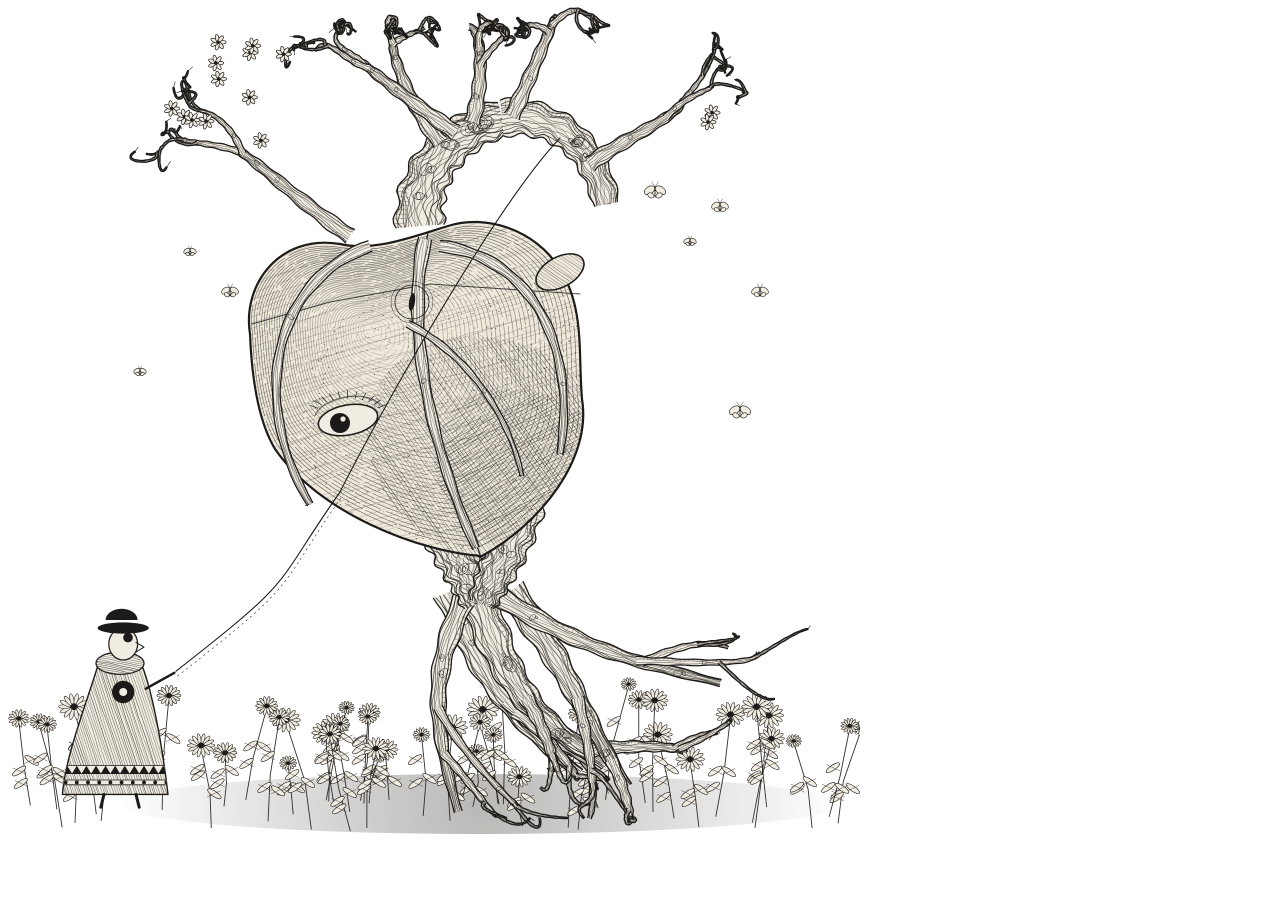
<file: tools/render_heart_tree.html>
<!-- Draws the menu picture (assets/heart-tree.png). Serve the repo on 127.0.0.1:8767, open this file in Chrome headless with a transparent background and screenshot it at 860x880, scale 2. -->
<!doctype html>
<html><head><meta charset="utf-8"><title>Cath Lab Run · pen-and-ink surreal mock-up</title>
<link rel="stylesheet" href="https://fonts.googleapis.com/css2?family=IM+Fell+English:ital@0;1&family=Cormorant+Garamond:ital,wght@0,500;1,500&display=swap">
<style>
*{margin:0;box-sizing:border-box}
html,body{width:860px;height:880px;overflow:hidden;background:transparent}
#c{position:absolute;left:0;top:0}
.t{position:absolute;font-family:"IM Fell English",serif;color:#1d1b19}
.note{position:absolute;right:24px;bottom:12px;font:italic 14px "Cormorant Garamond",serif;color:#8d867a}
</style></head>
<body>
<canvas id="c" width="1720" height="1760" style="width:860px;height:880px"></canvas>
<script src="http://127.0.0.1:8767/config/config.js"></script>
<script src="http://127.0.0.1:8767/js/sim.js"></script>
<script src="http://127.0.0.1:8767/js/gen.js"></script>
<script>
document.fonts.load('italic 40px "IM Fell English"').then(()=>document.fonts.load('500 20px "Cormorant Garamond"')).then(draw);
function draw(){
const cv=document.getElementById('c'),g=cv.getContext('2d');g.scale(2,2);g.translate(-740,-8);
let seed=11;const R=()=>(seed=(seed*16807)%2147483647)/2147483647,rr=(a,b)=>a+(b-a)*R();
const INK='#1d1b19',PAPER='#f1ece1';
g.lineCap='round';g.lineJoin='round';

/* ---------- pen helpers ---------- */
function pen(pts,w=1,a=1){g.strokeStyle=`rgba(29,27,25,${a})`;g.lineWidth=w;g.beginPath();pts.forEach((p,i)=>i?g.lineTo(p[0],p[1]):g.moveTo(p[0],p[1]));g.stroke()}
function wobble(x0,y0,x1,y1,j=0.6,n=6){const out=[];for(let i=0;i<=n;i++){const t=i/n;out.push([x0+(x1-x0)*t+rr(-j,j),y0+(y1-y0)*t+rr(-j,j)])}return out}
function hatch(clipFn,ang,gap,w,a,box=[0,0,1600,900]){g.save();g.beginPath();clipFn();g.clip();const c=Math.cos(ang),s=Math.sin(ang),[x0,y0,x1,y1]=box,cx=(x0+x1)/2,cy=(y0+y1)/2,L=Math.hypot(x1-x0,y1-y0);
  for(let k=-L/2;k<=L/2;k+=gap*rr(0.8,1.2)){const px=cx-s*k,py=cy+c*k;pen(wobble(px-c*L/2,py-s*L/2,px+c*L/2,py+s*L/2,0.5,10),w*rr(0.7,1.2),a*rr(0.7,1))}g.restore()}
function stipple(clipFn,n,box,r=0.7,a=0.8){g.save();g.beginPath();clipFn();g.clip();const [x0,y0,x1,y1]=box;g.fillStyle=`rgba(29,27,25,${a})`;for(let i=0;i<n;i++){g.beginPath();g.arc(rr(x0,x1),rr(y0,y1),r*rr(0.5,1.2),0,7);g.fill()}g.restore()}
const bz=(p,t)=>{const u=1-t;return [u*u*u*p[0][0]+3*u*u*t*p[1][0]+3*u*t*t*p[2][0]+t*t*t*p[3][0],u*u*u*p[0][1]+3*u*u*t*p[1][1]+3*u*t*t*p[2][1]+t*t*t*p[3][1]]};
/* a gnarled branch/root as a tube with bark lines and knots; recursive children */
function limb(p,w0,w1,depth,opts={}){
  const N=40,pts=[],L=[],Rt=[];for(let i=0;i<=N;i++)pts.push(bz(p,i/N));
  for(let i=0;i<=N;i++){const a=pts[Math.max(0,i-1)],b=pts[Math.min(N,i+1)],dx=b[0]-a[0],dy=b[1]-a[1],l=Math.hypot(dx,dy)||1,nx=-dy/l,ny=dx/l,w=(w0+(w1-w0)*i/N)*(1+0.12*Math.sin(i*0.9+depth));
    L.push([pts[i][0]+nx*w,pts[i][1]+ny*w]);Rt.push([pts[i][0]-nx*w,pts[i][1]-ny*w])}
  const outline=()=>{g.moveTo(L[0][0],L[0][1]);L.forEach(q=>g.lineTo(q[0],q[1]));for(let i=Rt.length-1;i>=0;i--)g.lineTo(Rt[i][0],Rt[i][1]);g.closePath()};
  g.fillStyle=opts.fill||PAPER;g.beginPath();outline();g.fill();
  // bark: long wavy lines along the limb
  const lines=Math.max(3,Math.round(w0*0.9));
  for(let k=1;k<lines;k++){const f=k/lines-0.5,ph=rr(0,6);const ln=[];for(let i=0;i<=N;i++){const q=pts[i],a=L[i],b=Rt[i],ff=f+0.06*Math.sin(i*0.6+ph);ln.push([q[0]+(a[0]-q[0])*ff*2+rr(-0.3,0.3),q[1]+(a[1]-q[1])*ff*2+rr(-0.3,0.3)])}
    pen(ln,0.45+Math.abs(f)*0.8,0.55+Math.abs(f)*0.6)}
  // shadow side
  g.save();g.beginPath();outline();g.clip();for(let i=0;i<=N;i+=1){const a=Rt[i],q=pts[i];pen([[a[0],a[1]],[a[0]+(q[0]-a[0])*0.45,a[1]+(q[1]-a[1])*0.45]],0.5,0.55)}g.restore();
  // knots
  for(let k=0;k<Math.round(w0/5);k++){const i=Math.floor(rr(4,N-4)),q=pts[i],rw=rr(1.5,Math.max(2,w0*0.35));for(let r=rw;r>0.8;r-=1.3){g.strokeStyle=INK;g.lineWidth=0.5;g.beginPath();g.ellipse(q[0]+rr(-w0*0.3,w0*0.3),q[1],r*1.6,r,rr(0,3),0,7);g.stroke()}}
  g.strokeStyle=INK;g.lineWidth=1.3;g.beginPath();g.moveTo(L[0][0],L[0][1]);L.forEach(q=>g.lineTo(q[0],q[1]));g.stroke();g.beginPath();g.moveTo(Rt[0][0],Rt[0][1]);Rt.forEach(q=>g.lineTo(q[0],q[1]));g.stroke();
  if(depth>0){const kids=opts.kids||2;for(let k=0;k<kids;k++){const t=rr(0.45,0.95),q=bz(p,t),q2=bz(p,Math.min(1,t+0.02)),dir=Math.atan2(q2[1]-q[1],q2[0]-q[0])+rr(-0.9,0.9)*(opts.spread||1),len=rr(0.35,0.6)*Math.hypot(p[3][0]-p[0][0],p[3][1]-p[0][1]);
    const e=[Math.max(20,Math.min(1580,q[0]+Math.cos(dir)*len)),Math.max(36,Math.min(826,q[1]+Math.sin(dir)*len))];limb([q,[q[0]+Math.cos(dir)*len*0.4+rr(-15,15),q[1]+Math.sin(dir)*len*0.4+rr(-15,15)],[e[0]+rr(-20,20),e[1]+rr(-20,20)],e],Math.max(1.2,w1*1.1),Math.max(0.6,w1*0.4),depth-1,{...opts,kids:opts.kids})}}
  else{const q=pts[N];pen([[q[0],q[1]],[q[0]+rr(-6,6),q[1]+rr(-6,6)]],0.6)}
}

const HEART_MODE_DUMMY=0;
function moth(x,y,s=1){g.strokeStyle=INK;g.lineWidth=0.6;g.fillStyle=PAPER;for(const sg of [-1,1]){g.beginPath();g.ellipse(x+sg*3.2*s,y-1*s,3.4*s,2.2*s,sg*0.6,0,7);g.fill();g.stroke();g.beginPath();g.ellipse(x+sg*2.4*s,y+2*s,2*s,1.4*s,-sg*0.5,0,7);g.fill();g.stroke()}pen([[x,y-3*s],[x,y+3*s]],0.9);pen([[x,y-3*s],[x-2*s,y-6*s]],0.4);pen([[x,y-3*s],[x+2*s,y-6*s]],0.4)}

/* ---------- right: the heart-tree ---------- */
const HX=1150,HY=372;
{const gr=g.createRadialGradient(HX+70,812,10,HX+70,812,360);gr.addColorStop(0,'rgba(60,55,48,0.34)');gr.addColorStop(1,'rgba(60,55,48,0)');g.fillStyle=gr;g.beginPath();g.ellipse(HX+70,812,360,30,0,0,7);g.fill()}
// a field of small ink plants along the ground
seed=55;for(let i=0;i<46;i++){const x=rr(770,1580),y=rr(805,840),h=rr(40,120),lean=rr(-0.25,0.25);const top=[x+Math.sin(lean)*h,y-h];
  pen([[x,y],[x+Math.sin(lean)*h*0.4+rr(-4,4),y-h*0.45],[top[0],top[1]]],0.9,0.9);
  for(let k=0;k<3;k++){const t=rr(0.2,0.7),lx=x+Math.sin(lean)*h*t,ly=y-h*t,sd=k%2?1:-1;g.fillStyle=PAPER;g.strokeStyle=INK;g.lineWidth=0.6;g.beginPath();g.ellipse(lx+sd*7,ly-3,8,2.6,sd*0.6,0,7);g.fill();g.stroke();pen([[lx,ly],[lx+sd*13,ly-6]],0.4)}
  const r=rr(5,11);for(let p=0;p<14;p++){const b=p/14*6.283;g.fillStyle=PAPER;g.strokeStyle=INK;g.lineWidth=0.55;g.beginPath();g.ellipse(top[0]+Math.cos(b)*r*0.9,top[1]+Math.sin(b)*r*0.7-r*0.3,r*0.55,r*0.18,b,0,7);g.fill();g.stroke()}
  g.fillStyle=INK;g.beginPath();g.arc(top[0],top[1]-r*0.3,r*0.32,0,7);g.fill()}
// a twisting root: chained segments that wander
function twist(x,y,dir,len,w,depth){const pts=[[x,y]];let a=dir;for(let i=0;i<5;i++){a+=rr(-0.45,0.45);const l=len/5;const p=pts[pts.length-1];pts.push([p[0]+Math.cos(a)*l,Math.min(822,p[1]+Math.sin(a)*l)])}
  const p0=pts[0],p1=pts[2],p2=pts[3],p3=pts[5];limb([p0,p1,p2,p3],w,Math.max(0.8,w*0.35),depth,{kids:2,spread:0.9})}
seed=31;
twist(HX+40,600,1.85,230,16,2);twist(HX+70,610,1.55,215,19,2);twist(HX+100,600,1.2,230,15,2);twist(HX+55,605,2.25,230,11,2);twist(HX+90,605,0.85,240,10,2);
seed=12;
limb([[HX+30,HY+150],[HX+45,HY+190],[HX+60,HY+215],[HX+68,HY+240]],26,16,0);limb([[HX+110,HY+140],[HX+100,HY+190],[HX+80,HY+218],[HX+72,HY+240]],24,14,0);
const heart=()=>{g.moveTo(HX-70,HY-120);g.bezierCurveTo(HX-130,HY-130,HX-168,HY-80,HX-160,HY-30);g.bezierCurveTo(HX-158,HY+20,HX-150,HY+60,HX-135,HY+85);g.bezierCurveTo(HX-90,HY+150,HX+10,HY+188,HX+72,HY+192);g.bezierCurveTo(HX+130,HY+160,HX+182,HY+95,HX+172,HY+35);g.bezierCurveTo(HX+168,HY-10,HX+175,HY-55,HX+150,HY-95);g.bezierCurveTo(HX+125,HY-135,HX+75,HY-150,HX+38,HY-138);g.bezierCurveTo(HX+5,HY-128,HX-35,HY-112,HX-70,HY-120);g.closePath()};
g.fillStyle='#efe9dc';g.beginPath();heart();g.fill();
g.save();g.beginPath();heart();g.clip();
for(let k=1;k<46;k++){const s=1-k*0.021,hx=HX-40,hy=HY-35;g.save();g.translate(hx,hy);g.scale(s,s*0.98);g.translate(-hx,-hy);g.beginPath();heart();g.restore();g.strokeStyle=`rgba(29,27,25,${0.18+0.5*(1-k/46)})`;g.lineWidth=0.6;g.setLineDash([rr(20,60),rr(2,6)]);g.stroke()}
g.setLineDash([]);
for(let k=0;k<60;k++){const y0=HY-140+k*6;pen([[HX-180,y0+40],[HX-60,y0+rr(-6,6)],[HX+60,y0-30+rr(-6,6)],[HX+190,y0-70]].map(q=>[q[0]+rr(-1,1),q[1]+rr(-1,1)]),0.45,0.35)}
hatch(()=>{g.ellipse(HX+90,HY+90,140,110,0.5,0,7)},0.95,3.2,0.5,0.75,[HX-200,HY-200,HX+260,HY+260]);
hatch(()=>{g.ellipse(HX+120,HY+110,100,80,0.5,0,7)},-0.5,3.4,0.5,0.7,[HX-200,HY-200,HX+260,HY+260]);
stipple(()=>{g.ellipse(HX+60,HY+60,170,150,0.3,0,7)},4000,[HX-200,HY-200,HX+260,HY+260],0.55,0.6);
g.restore();
g.strokeStyle=INK;g.lineWidth=2.2;g.beginPath();heart();g.stroke();
pen([[HX+18,HY-132],[HX+2,HY-40],[HX+30,HY+90],[HX+70,HY+190]],1.3,0.9);
pen([[HX-158,HY-40],[HX-80,HY-62],[HX+20,HY-80],[HX+170,HY-70]],1.1,0.8);
g.fillStyle='#efe9dc';g.strokeStyle=INK;g.lineWidth=1.6;g.beginPath();g.ellipse(HX+150,HY-92,26,15,-0.5,0,7);g.fill();g.stroke();hatch(()=>g.ellipse(HX+150,HY-92,26,15,-0.5,0,7),0.6,2.6,0.5,0.7,[HX+110,HY-120,HX+190,HY-60]);
seed=5;
limb([[HX+10,HY-138],[HX+5,HY-190],[HX+40,HY-232],[HX+92,HY-246]],24,18,0);
limb([[HX+92,HY-246],[HX+150,HY-252],[HX+186,HY-214],[HX+196,HY-160]],18,13,0);
seed=41;
const crown=[[HX+30,HY-222,-2.0,112],[HX+62,HY-242,-1.6,95],[HX+102,HY-248,-1.15,108],[HX-60,HY-128,-2.5,140],[HX+180,HY-200,-0.6,110],[HX+45,HY-232,-2.5,120]];
for(const [x,y,a,l] of crown){const e=[x+Math.cos(a)*l,y+Math.sin(a)*l];limb([[x,y],[x+Math.cos(a)*l*0.35+rr(-14,14),y+Math.sin(a)*l*0.35],[e[0]+rr(-20,20),e[1]+rr(-10,10)],e],8,3,3,{kids:2,spread:1})}
seed=77;for(let i=0;i<26;i++){const a=rr(-3.0,-0.2),r=rr(170,270),x=HX+50+Math.cos(a)*r*1.1,y=HY-200+Math.sin(a)*r*0.9;if(y<40||y>HY-150)continue;
  g.fillStyle=PAPER;g.strokeStyle=INK;g.lineWidth=0.7;for(let p=0;p<7;p++){const b=p/7*6.283;g.beginPath();g.ellipse(x+Math.cos(b)*4,y+Math.sin(b)*4,4,1.8,b,0,7);g.fill();g.stroke()}g.fillStyle=INK;g.beginPath();g.arc(x,y,1.8,0,7);g.fill()}
seed=8;
limb([[HX+15,HY-125],[HX-8,HY-30],[HX+28,HY+100],[HX+66,HY+184]],6.5,4,0,{fill:'#f4efe4'});
limb([[HX+30,HY-118],[HX+120,HY-108],[HX+168,HY-20],[HX+150,HY+90]],5.5,3.5,0,{fill:'#f4efe4'});
limb([[HX-40,HY-118],[HX-140,HY-82],[HX-160,HY+40],[HX-100,HY+140]],5.5,3.5,0,{fill:'#f4efe4'});
limb([[HX-2,HY-40],[HX+55,HY-12],[HX+98,HY+48],[HX+112,HY+112]],3.5,2,0,{fill:'#f4efe4'});
{const x=HX+2,y=HY-62;g.fillStyle=INK;g.beginPath();g.ellipse(x,y,3,9,0.15,0,7);g.fill();g.lineWidth=0.8;g.strokeStyle=INK;g.beginPath();g.arc(x,y,17,0,7);g.stroke();g.lineWidth=0.4;g.beginPath();g.arc(x,y,21,0,7);g.stroke()}
{const x=HX-62,y=HY+56;g.fillStyle=PAPER;g.beginPath();g.ellipse(x,y,30,15,-0.18,0,7);g.fill();g.lineWidth=1.6;g.strokeStyle=INK;g.stroke();
 g.fillStyle=INK;g.beginPath();g.arc(x-8,y+3,10,0,7);g.fill();for(let i=0;i<14;i++){const a=i/14*6.283;pen([[x-8+Math.cos(a)*4,y+3+Math.sin(a)*4],[x-8+Math.cos(a)*9.5,y+3+Math.sin(a)*9.5]],0.4,0.6)}
 g.fillStyle=PAPER;g.beginPath();g.arc(x-5,y-1,2.6,0,7);g.fill();
 g.lineWidth=1.2;g.beginPath();g.ellipse(x,y-5,34,18,-0.18,3.45,6.05);g.stroke();for(let i=0;i<11;i++){const a=3.55+i*0.23;pen([[x+Math.cos(a)*33,y-5+Math.sin(a)*17],[x+Math.cos(a)*41,y-5+Math.sin(a)*24]],0.7)}}

// the operator: a long patterned coat and a hat, paying out the catheter like a kite string
{const fx=860,fy=812,s=1.6;
 const coat=()=>{g.moveTo(fx-14*s,fy-86*s);g.bezierCurveTo(fx-22*s,fy-60*s,fx-34*s,fy-30*s,fx-36*s,fy-6*s);g.lineTo(fx+30*s,fy-6*s);g.bezierCurveTo(fx+26*s,fy-40*s,fx+20*s,fy-70*s,fx+14*s,fy-86*s);g.closePath()};
 g.fillStyle=PAPER;g.strokeStyle=INK;g.lineWidth=1.4;g.beginPath();coat();g.fill();g.stroke();
 hatch(coat,1.25,2.2,0.5,0.85,[fx-60*s,fy-100*s,fx+50*s,fy]);
 g.save();g.beginPath();coat();g.clip();
 for(const [y,h] of [[-24,5],[-15,3]]){g.fillStyle=PAPER;g.fillRect(fx-40*s,fy+y*s,80*s,h*s);g.strokeStyle=INK;g.lineWidth=0.8;g.strokeRect(fx-40*s,fy+y*s,80*s,h*s)}
 for(let x=-36;x<32;x+=6){g.fillStyle=INK;g.beginPath();g.moveTo(fx+x*s,fy-19*s);g.lineTo(fx+(x+3)*s,fy-24*s);g.lineTo(fx+(x+6)*s,fy-19*s);g.closePath();g.fill()}
 for(let x=-34;x<30;x+=7){g.beginPath();g.arc(fx+x*s,fy-13.5*s,1.2*s,0,7);g.fill()}
 // a sun badge on the shoulder
 g.fillStyle=INK;g.beginPath();g.arc(fx+2*s,fy-70*s,7*s,0,7);g.fill();g.fillStyle=PAPER;g.beginPath();g.arc(fx+2*s,fy-70*s,2.5*s,0,7);g.fill();for(let i=0;i<10;i++){const a=i/10*6.283;pen([[fx+2*s+Math.cos(a)*3.5*s,fy-70*s+Math.sin(a)*3.5*s],[fx+2*s+Math.cos(a)*6*s,fy-70*s+Math.sin(a)*6*s]],0.9)}
 g.restore();
 pen([[fx-10*s,fy-6*s],[fx-12*s,fy+2*s]],3);pen([[fx+10*s,fy-6*s],[fx+12*s,fy+2*s]],3);
 // scarf and head
 g.fillStyle=PAPER;g.beginPath();g.ellipse(fx,fy-88*s,15*s,7*s,0,0,7);g.fill();g.lineWidth=1.2;g.stroke();hatch(()=>g.ellipse(fx,fy-88*s,15*s,7*s,0,0,7),0.2,1.8,0.45,0.9,[fx-30*s,fy-100*s,fx+30*s,fy-75*s]);
 g.beginPath();g.ellipse(fx+2*s,fy-100*s,9*s,10*s,0,0,7);g.fill();g.stroke();
 pen([[fx+10*s,fy-101*s],[fx+15*s,fy-98*s],[fx+10*s,fy-95*s]],1); // nose
 // round goggles pushed on the brow
 g.fillStyle=INK;g.beginPath();g.arc(fx+5*s,fy-104*s,3*s,0,7);g.fill();
 g.fillStyle=INK;g.beginPath();g.ellipse(fx+2*s,fy-110*s,16*s,3.5*s,0,0,7);g.fill();g.beginPath();g.ellipse(fx+1*s,fy-115*s,10*s,7*s,0,3.14,6.28);g.fill();
 pen([[fx+16*s,fy-72*s],[fx+34*s,fy-82*s]],2.4); // arm
 // the catheter
 g.strokeStyle=INK;g.lineWidth=1.1;g.beginPath();g.moveTo(fx+35*s,fy-83*s);g.bezierCurveTo(fx+180,fy-230,1010,600,1080,500);g.bezierCurveTo(1110,440,1230,220,HX+150,HY-226);g.stroke();
 g.setLineDash([1.5,4]);g.lineWidth=0.6;g.beginPath();g.moveTo(fx+36*s,fy-80*s);g.bezierCurveTo(fx+183,fy-226,1013,603,1083,503);g.stroke();g.setLineDash([])}
seed=3;[[1430,250],[1460,215],[1395,200],[930,260],[970,300],[1480,420],[880,380],[1500,300]].forEach(([x,y],i)=>moth(x,y,1+(i%3)*0.35));


}
</script>

</body></html>
</file>
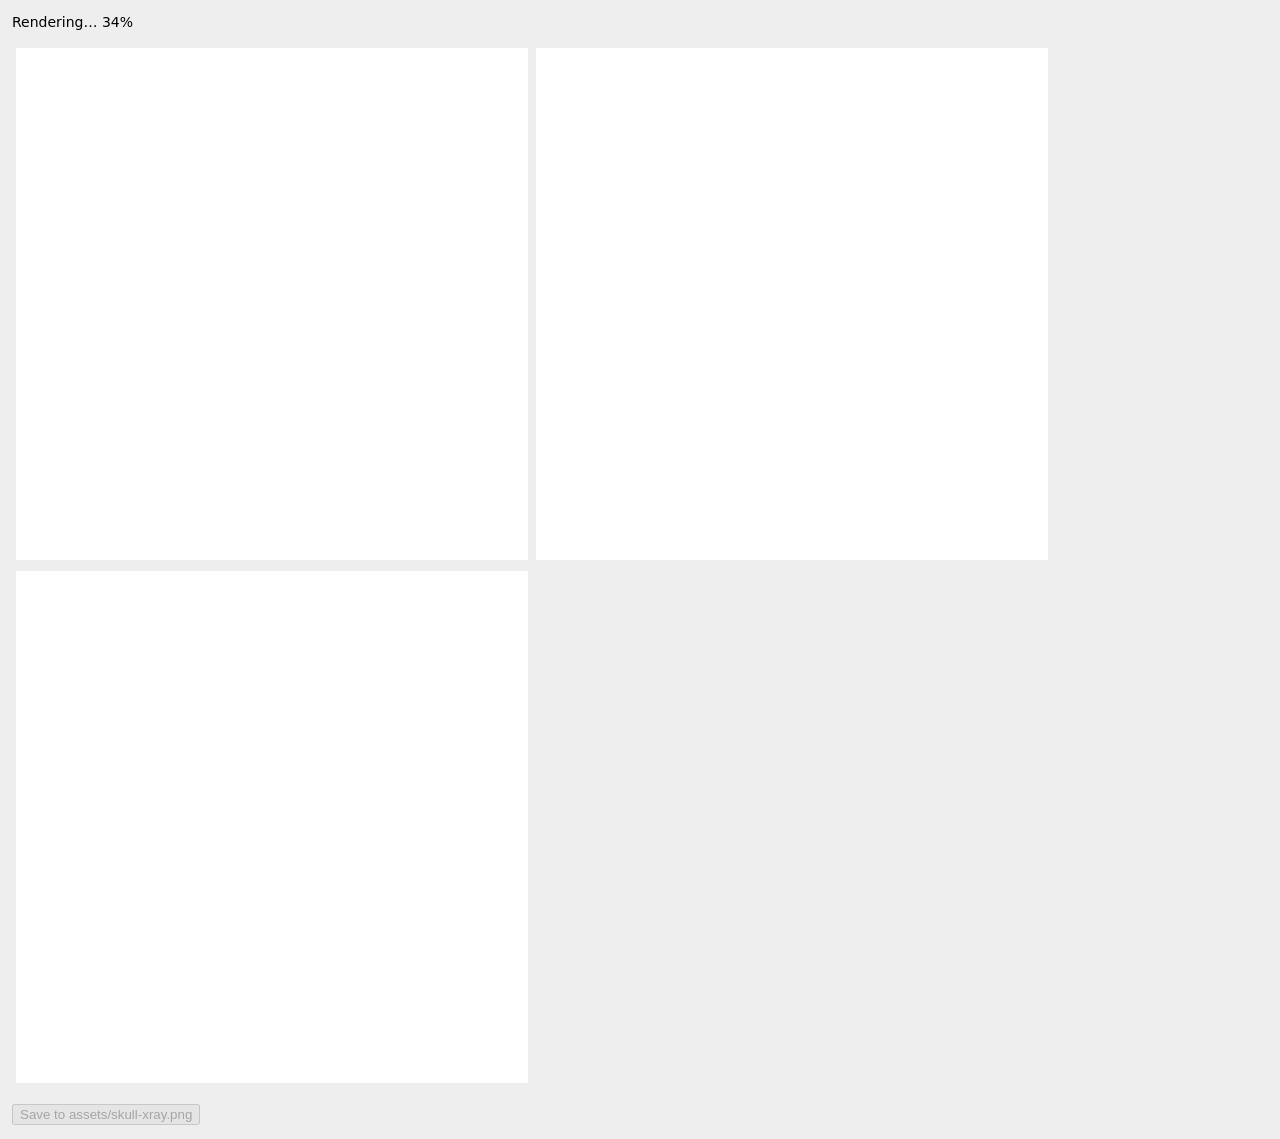
<file: tools/render_skull.html>
<!-- Makes assets/skull-xray.png, the bone and soft tissue of the stroke room's X-ray, from the 3D model in
     tools/skull-model.js. Run `python3 tools/serve.py` from the repo root, open http://127.0.0.1:8767/tools/render_skull.html
     and press Save (or open it with ?save to save when done). Channels: red = bone, green = ink contours, blue = soft tissue. -->
<!doctype html>
<html><head><meta charset="utf-8"><title>Skull X-ray renderer</title>
<style>body{font:14px system-ui;margin:12px;background:#eee}canvas{width:512px;height:512px;background:#fff;margin:4px;image-rendering:auto}</style></head>
<body>
<p id="st">Rendering…</p>
<div><canvas id="r" width="1024" height="1024"></canvas><canvas id="g" width="1024" height="1024"></canvas><canvas id="b" width="1024" height="1024"></canvas></div>
<p><button id="save" disabled>Save to assets/skull-xray.png</button></p>
<canvas id="png" width="1024" height="1024" style="display:none"></canvas>
<script src="skull-model.js"></script>
<script>
const st=document.getElementById('st');let png=null;
const t0=performance.now();
SKM.render(f=>st.textContent=`Rendering… ${Math.round(f*100)}%`).then(({N,R,G,B})=>{
  const show=(id,A)=>{const c=document.getElementById(id).getContext('2d'),im=c.createImageData(N,N);for(let i=0;i<N*N;i++){const v=255-Math.round(A[i]*255);im.data[i*4]=im.data[i*4+1]=im.data[i*4+2]=v;im.data[i*4+3]=255}c.putImageData(im,0,0)};
  show('r',R);show('g',G);show('b',B);
  const c=document.getElementById('png').getContext('2d'),im=c.createImageData(N,N);
  for(let i=0;i<N*N;i++){im.data[i*4]=Math.round(R[i]*255);im.data[i*4+1]=Math.round(G[i]*255);im.data[i*4+2]=Math.round(B[i]*255);im.data[i*4+3]=255}
  c.putImageData(im,0,0);
  st.textContent=`Done in ${((performance.now()-t0)/1000).toFixed(1)} s`;window.SKULL_DONE=true;
  const btn=document.getElementById('save');btn.disabled=false;btn.onclick=save;if(location.search.includes('save'))save();
});
function save(){document.getElementById('png').toBlob(b=>fetch('/save-skull',{method:'POST',body:b}).then(r=>r.text()).then(t=>{st.textContent+=' · '+t;window.SKULL_SAVED=t}),'image/png')}
</script>
</body></html>
</file>
<file: css/style.css>
[hidden]{display:none!important}
:root{padding-top:env(safe-area-inset-top,0px);padding-bottom:env(safe-area-inset-bottom,0px)}
/* Layout: cath-lab control room drawn in a sketchbook. Fluoroscopy "monitor" + hemodynamic strip + pedal/handle pad on
   the left, operator console on the right. One look: ink and coloured pencil on cream paper, wobbly hand-drawn boxes. */
:root{
  --bg:#FAFAF8; --panel:#FFFFFF; --panel2:#F4F4F1; --line:#DCDCD7; --ink:#111111; --fg:#111111; --muted:#8A8A85; --faint:#E8E8E4;
  --amber:#E5432D; --amber-ink:#111; --amber-dim:#F6D3CC; --hi:#EFEFEB;
  --ecg:#111; --press:#E5432D; --ok:#2E7D4F; --warn:#B7791F; --danger:#E5432D; --blue:#4A5A70;
  --f-display:"Inter",system-ui,-apple-system,"Segoe UI",sans-serif;
  --f-body:"Inter",system-ui,-apple-system,"Segoe UI",sans-serif;
  --f-mono:"Inter",system-ui,-apple-system,"Segoe UI",sans-serif;
  /* hand-drawn box corners: big uneven radii read as a wobbly pen line */
  --wob:12px;
  --wob-s:8px;
  --shadow:none;
  color-scheme:light;
}
html,body{background:var(--bg);color:var(--fg)}
body{margin:0}
img{max-width:100%}
body{font-family:var(--f-body);font-size:16px;line-height:1.35;padding-left:max(16px,env(safe-area-inset-left,0px));padding-right:max(16px,env(safe-area-inset-right,0px));padding-block:14px 28px}
*{box-sizing:border-box}
button{font:inherit;color:inherit}
button:focus-visible,input:focus-visible{outline:2px dashed var(--blue);outline-offset:3px}
.sketch{filter:none}
.top{display:flex;align-items:center;gap:14px;flex-wrap:wrap;max-width:1180px;margin:0 auto 12px}
.brand{font-family:var(--f-display);font-weight:500;font-size:32px;letter-spacing:.01em;line-height:1;transform:none}
.brand small{display:block;font-family:var(--f-body);font-size:15px;font-weight:400;letter-spacing:0;color:var(--muted);margin-top:2px;transform:none}
.lamp{display:flex;align-items:center;gap:8px;font-family:var(--f-display);font-weight:500;letter-spacing:.06em;font-size:17px;padding:5px 12px;border:1px solid var(--line);border-radius:var(--wob-s);color:var(--muted);background:var(--panel)}
.lamp i{width:13px;height:13px;border-radius:50%;border:1px solid var(--line);background:var(--panel2)}
.lamp.on{color:var(--fg);background:var(--hi);transform:none}
.lamp.on i{background:var(--amber)}
.lab{max-width:1180px;margin:0 auto;display:grid;grid-template-columns:minmax(0,1fr) 350px;gap:18px;align-items:start}
@media (max-width:920px){.lab{grid-template-columns:minmax(0,1fr)}}
.stage{display:flex;flex-direction:column;gap:12px;min-width:0;align-items:center}
.monitor{position:relative;width:100%;min-width:min(100%,300px);aspect-ratio:1;background:#FFFFFF;border:1px solid var(--line);border-radius:var(--wob);overflow:hidden;max-width:100%;box-shadow:var(--shadow)}
@media (min-width:921px){.monitor{max-width:min(640px,calc(100vh - 250px))}}
#img{display:block;width:100%;height:100%;image-rendering:auto}
.hud{position:absolute;font-family:var(--f-mono);font-size:clamp(13px,2.2vw,16px);color:var(--fg);text-shadow:0 0 3px #FFFFFF,0 0 6px #FFFFFF,0 0 2px #FFFFFF;pointer-events:none;line-height:1.2;white-space:pre}
.hud.tl{top:10px;left:14px}.hud.tr{top:10px;right:14px;text-align:right}.hud.bl{bottom:10px;left:14px}.hud.br{bottom:10px;right:14px;text-align:right}
.hud .act{color:var(--danger)}
.toast{z-index:6;position:absolute;left:50%;top:14%;transform:translateX(-50%);max-width:86%;background:var(--hi);border:1px solid var(--line);padding:6px 14px;border-radius:var(--wob-s);font-size:16px;text-align:center;pointer-events:none;box-shadow:var(--shadow);transition:opacity .2s}
.toast.danger{background:#FBE3DE;color:#7A1F12}
.overlay{position:absolute;inset:0;background:rgba(250,250,248,.97);overflow:auto;padding:clamp(14px,4%,30px);display:flex;flex-direction:column;gap:14px}
.overlay h1{font-family:var(--f-display);font-weight:500;font-size:clamp(30px,5.6vw,46px);letter-spacing:0;line-height:1;margin:0;text-wrap:balance}
.overlay p{margin:0;color:var(--fg);max-width:60ch}
.randrow{display:flex;flex-wrap:wrap;align-items:center;gap:8px;margin-bottom:14px}
.randrow input{font-family:var(--f-mono);font-size:17px;letter-spacing:.04em;text-transform:uppercase;background:var(--panel);color:var(--fg);border:1px solid var(--line);border-radius:var(--wob-s);padding:6px 10px;width:12ch;min-width:0}
.randrow input:focus{outline:none;background:#F2F2EF}
.randinfo{font-size:15px;color:var(--muted)}
.cases{display:grid;grid-template-columns:repeat(auto-fit,minmax(150px,1fr));gap:12px}
.case{text-align:left;background:var(--panel);border:1px solid var(--line);border-radius:var(--wob);padding:12px;cursor:pointer;display:flex;flex-direction:column;gap:6px;box-shadow:var(--shadow);transition:transform .12s}
.case:nth-child(2n){transform:none}.case:nth-child(2n+1){transform:none}
.case:hover{transform:translateY(-2px);background:#F2F2EF}
.case b{font-family:var(--f-display);font-size:22px;font-weight:500;line-height:1.05}
.case span{font-size:14px;color:var(--muted)}
.case em{font-style:normal;font-size:15px;color:var(--fg)}
kbd{font-family:var(--f-mono);font-size:14px;border:1px solid var(--line);border-bottom-width:1px;border-radius:var(--wob-s);padding:0 6px;color:var(--fg);background:var(--panel)}
.fine{font-size:14px;color:var(--muted)}
.reviewbar{position:absolute;left:0;right:0;bottom:0;display:flex;gap:8px;align-items:center;padding:8px 12px;background:linear-gradient(transparent,rgba(250,250,248,.96) 35%)}
.reviewbar input{flex:1;min-width:0;accent-color:var(--amber)}
.btn{background:var(--panel);border:1px solid var(--line);border-radius:var(--wob-s);padding:6px 12px;cursor:pointer;font-size:16px;line-height:1.1;box-shadow:none}
.btn:hover:not(:disabled){background:#F2F2EF;transform:none}
.btn:active:not(:disabled){transform:translate(1px,2px);box-shadow:none}
.btn:disabled{opacity:.4;cursor:not-allowed}
.btn.primary{background:var(--hi);color:var(--fg);font-weight:500}
.btn.primary:hover:not(:disabled){background:#333333}
.hemo{width:100%;max-width:640px;height:168px;display:block;background:#FFFFFF;border:1px solid var(--line);border-radius:var(--wob-s);box-shadow:var(--shadow)}
.pad{width:100%;max-width:640px;display:grid;grid-template-columns:1fr 1fr;gap:12px}
@media (max-width:520px){.pad{grid-template-columns:1fr}}
.group{display:grid;gap:7px;grid-template-columns:repeat(4,1fr)}
.group.ped{grid-template-columns:repeat(3,1fr)}
.hold{user-select:none;-webkit-user-select:none;touch-action:none;background:var(--panel);border:1px solid var(--line);border-radius:var(--wob-s);padding:8px 4px 6px;cursor:pointer;display:flex;flex-direction:column;align-items:center;gap:3px;font-family:var(--f-display);font-weight:500;font-size:16px;box-shadow:none}
.hold kbd{font-size:12px}
.hold.on{background:var(--hi);transform:translate(1px,2px);box-shadow:none}
.hold.cine.on{background:#FBE3DE}
.hold.inj.on{background:#ECEEF2}
.grouplabel{font-family:var(--f-display);font-size:14px;font-weight:500;color:var(--muted);margin-bottom:2px}
.console{background:var(--panel);border:1px solid var(--line);border-radius:var(--wob);display:flex;flex-direction:column;min-width:0;box-shadow:var(--shadow)}
.sec{padding:12px 16px;border-top:1px solid var(--faint);display:flex;flex-direction:column;gap:8px;min-width:0}
.sec:first-child{border-top:0}
.sec h2{font-family:var(--f-display);font-weight:500;font-size:18px;color:var(--fg);margin:0;text-decoration:none;text-underline-offset:4px}
.casehead b{font-family:var(--f-display);font-size:24px;font-weight:500;line-height:1.05}
.casehead p{margin:0;font-size:15px;color:var(--fg)}
.casehead .task{background:linear-gradient(transparent 55%,var(--hi) 55%,var(--hi) 90%,transparent 90%);align-self:flex-start}
.reads{display:grid;grid-template-columns:1fr 1fr;gap:8px}
.read{background:var(--panel2);padding:5px 10px;border:1px solid var(--line);border-radius:var(--wob-s)}
.read span{display:block;font-size:13px;color:var(--muted)}
.read b{font-family:var(--f-display);font-size:22px;font-weight:500;font-variant-numeric:tabular-nums}
.read b small{font-size:13px;color:var(--muted);font-weight:400;margin-left:3px}
.read.hot b{color:var(--danger)}
.cath{display:flex;align-items:center;gap:10px;flex-wrap:wrap}
.chip{font-size:15px;border:1px solid var(--line);border-radius:var(--wob-s);padding:2px 8px;background:var(--panel2)}
.cathtoggle{display:inline-flex;border:1px solid var(--line);border-radius:var(--wob-s);overflow:hidden;box-shadow:none}
.cathtoggle button{background:var(--panel);border:0;padding:5px 16px 4px;cursor:pointer;font-family:var(--f-display);font-weight:500;font-size:18px;line-height:1;display:flex;flex-direction:column;align-items:center;gap:1px}
.cathtoggle button+button{border-left:1px solid var(--line)}
.cathtoggle button small{font-family:var(--f-body);font-weight:400;font-size:12px;color:var(--muted)}
.cathtoggle button[aria-pressed="true"]{background:var(--hi)}
.cathtoggle button[aria-pressed="false"]:hover:not(:disabled){background:#F2F2EF}
.cathtoggle button:disabled{opacity:.45;cursor:not-allowed}
.cathtoggle button.busy{background:repeating-linear-gradient(-45deg,var(--hi) 0 6px,#F0F0EC 6px 12px)}
.status{font-size:15px;padding:6px 10px;border-left:1px solid var(--line);background:var(--panel2);border-radius:0 var(--wob-s) var(--wob-s) 0;min-height:2.6em}
.status.ok{border-left-color:var(--ok)}.status.warn{border-left-color:var(--warn)}.status.danger{border-left-color:var(--danger);color:#7d1d10}
.slider{display:grid;grid-template-columns:62px 1fr 70px;align-items:center;gap:8px;font-size:15px;color:var(--muted)}
.slider output{color:var(--fg);text-align:right;font-variant-numeric:tabular-nums}
.slider input{width:100%;accent-color:var(--amber);min-width:0}
.presets{display:flex;flex-wrap:wrap;gap:6px}
.presets button{font-size:14px;padding:3px 8px;border-radius:var(--wob-s);border:1px solid var(--line);background:var(--panel);cursor:pointer}
.presets button:hover:not(:disabled){background:var(--hi)}
.presets button:disabled{opacity:.4}
.runs{display:flex;flex-direction:column;gap:5px;max-height:180px;overflow:auto}
.run{display:grid;grid-template-columns:auto 1fr auto;gap:8px;align-items:center;text-align:left;background:var(--panel2);border:1px solid var(--line);border-radius:var(--wob-s);padding:4px 8px;cursor:pointer;font-size:15px}
.run:hover,.run.sel{background:var(--hi)}
.run b{font-weight:400;font-size:15px}
.run .sys{font-size:13px;padding:0 6px;border-radius:var(--wob-s);border:1px solid var(--line);background:var(--panel)}
.run .sys.L{background:#ECEEF2}.run .sys.R{background:#FBE3DE}
.empty{font-size:15px;color:var(--muted)}
.marks{display:flex;flex-direction:column;gap:5px}
.mark{display:flex;justify-content:space-between;gap:8px;align-items:center;font-size:15px;background:var(--panel2);padding:4px 8px;border-radius:var(--wob-s);border:1px solid var(--faint)}
.mark button{background:none;border:0;color:var(--muted);cursor:pointer;font-size:15px}
.pending{border:1px solid var(--amber);border-radius:var(--wob);padding:8px 10px;display:flex;flex-direction:column;gap:6px;font-size:15px;background:#FFFFFF}
.sev{display:grid;grid-template-columns:repeat(4,1fr);gap:5px}
.sev button{font-size:15px;padding:4px 0;border:1px solid var(--line);background:var(--panel);border-radius:var(--wob-s);cursor:pointer}
.sev button:hover{background:#F2F2EF}
.sev button.sel{background:var(--hi);font-weight:500}
.pending .row{align-items:center}
.pending .hold{flex-direction:row;gap:8px;padding:8px 14px}
.pci-read{font-family:var(--f-display);font-size:19px;font-variant-numeric:tabular-nums}
.mark .btn{padding:3px 10px;font-size:15px;color:var(--fg)}
.score{display:flex;align-items:baseline;gap:14px;flex-wrap:wrap}
.score b{font-family:var(--f-display);font-size:72px;line-height:.9;font-weight:500;color:var(--danger);transform:none;display:inline-block;padding:0 12px;border:1px solid var(--danger);border-radius:50% 46% 52% 48%/48% 52% 46% 50%}
.score span{font-family:var(--f-display);font-size:28px;font-weight:500}
.rows{display:grid;grid-template-columns:1fr auto;gap:3px 16px;font-size:16px;max-width:520px}
.rows .v{text-align:right;font-variant-numeric:tabular-nums}
.notes{display:flex;flex-direction:column;gap:6px;font-size:15.5px;color:var(--fg);max-width:62ch}
.notes div{padding-left:12px;border-left:1px solid var(--faint)}
.notes .bad{border-left-color:var(--danger)}.notes .good{border-left-color:var(--ok)}
.row{display:flex;gap:8px;flex-wrap:wrap}

.topright{margin-left:auto;display:flex;align-items:center;gap:10px;flex-wrap:wrap;justify-content:flex-end}
.who{display:flex;align-items:center;gap:8px;background:var(--panel);border:1px solid var(--line);border-radius:40px 34px 38px 30px/30px 38px 34px 40px;padding:3px 12px 3px 3px;cursor:pointer;font-size:16px;box-shadow:none}
.who b{display:flex;align-items:center;gap:4px;font-weight:400;color:#8a5a12}
.who svg{border-radius:50%;display:block}
.big{font-size:19px;padding:10px 20px}
.field{display:flex;flex-direction:column;gap:4px;max-width:320px}
.field span{font-family:var(--f-display);font-weight:500;font-size:15px;color:var(--muted)}
.field input{font:inherit;font-size:19px;color:var(--fg);background:var(--panel);border:1px solid var(--line);border-radius:var(--wob-s);padding:7px 11px}
.field input:focus{outline:2px dashed var(--blue);outline-offset:2px}
.avatars{display:grid;grid-template-columns:repeat(6,minmax(0,64px));gap:8px}
@media (max-width:480px){.avatars{grid-template-columns:repeat(3,minmax(0,64px))}}
.av{background:none;border:1px solid transparent;border-radius:50%;padding:2px;cursor:pointer;line-height:0}
.av svg{width:100%;height:auto;border-radius:50%}
.av.sel{border-color:var(--danger);border-radius:48% 52% 46% 54%/52% 46% 54% 48%}
.av:hover{border-color:var(--faint)}
.opcard{display:flex;align-items:center;gap:14px;flex-wrap:wrap;background:var(--panel);border:1px solid var(--line);border-radius:var(--wob);padding:10px 14px;max-width:520px;box-shadow:var(--shadow)}
.opcard svg{border-radius:50%;flex:none}
.opcard>div{flex:1;min-width:140px;display:flex;flex-direction:column;gap:2px}
.opcard b{font-family:var(--f-display);font-size:24px;font-weight:500}
.opcard span{display:flex;align-items:center;gap:6px;font-size:15px;color:#8a5a12}
.diffs{display:grid;grid-template-columns:repeat(auto-fit,minmax(150px,1fr));gap:10px}
.diff{text-align:left;background:var(--panel);border:1px solid var(--line);border-radius:var(--wob);padding:10px 12px;cursor:pointer;display:flex;flex-direction:column;gap:4px;box-shadow:var(--shadow)}
.diff b{font-family:var(--f-display);font-size:21px;font-weight:500}
.diff span{font-size:14.5px;color:var(--fg)}
.diff.sel{background:#F0F0EC;transform:none}
.diff.sel b{text-decoration:none;text-underline-offset:5px}
.rephead{display:flex;align-items:center;gap:12px}
.rephead svg{border-radius:50%;flex:none}
.rephead h1{font-size:clamp(26px,4.6vw,38px)}
.tokens{display:flex;align-items:center;gap:6px;color:#8a5a12;font-size:16px}
.tools{display:grid;grid-template-columns:repeat(auto-fit,minmax(90px,1fr));gap:6px}
.tools .btn{display:flex;flex-direction:column;align-items:flex-start;gap:3px;text-align:left;padding:7px 8px}
.tools .btn b{font-family:var(--f-display);font-size:17px}
.tools .btn span{font-size:13px;color:var(--muted);line-height:1.15}
/* menu visuals */
.overlay[data-view="home"]{background:rgba(250,250,248,.98)}
.hero{position:relative;min-height:clamp(170px,34vw,250px);border-radius:var(--wob);overflow:hidden;background:#FFFFFF;border:1px solid var(--line);box-shadow:var(--shadow)}
.heroimg{position:absolute;right:clamp(0px,2%,24px);bottom:2%;width:46%;height:auto;max-height:96%;object-fit:contain;object-position:right bottom}
@media (max-width:560px){.heroimg{height:100%;right:-30px;opacity:.45}}
.herotxt{position:relative;max-width:min(52%,340px);padding:clamp(14px,3vw,22px);display:flex;flex-direction:column;gap:8px}
.herotxt h1{font-size:clamp(36px,7vw,60px);transform:none;transform-origin:left}
.herotxt p{font-size:16px;color:var(--fg)}
.kicker{font-family:var(--f-display);font-weight:500;font-size:15px;color:var(--danger)}
@media (max-width:560px){.herotxt{max-width:100%;background:linear-gradient(90deg,rgba(255,255,255,.95),rgba(255,255,255,.5))}}
.menubtns{display:flex;gap:12px;flex-wrap:wrap}
.menubtns .btn{display:flex;align-items:center;gap:8px}
.lvl{display:inline-flex;gap:2px;align-items:flex-end;margin-right:8px;vertical-align:middle}
.lvl i{width:5px;border:1px solid var(--line);background:var(--panel);border-radius:1px}
.lvl i:nth-child(1){height:8px}.lvl i:nth-child(2){height:12px}.lvl i:nth-child(3){height:16px}
.lvl i.on{background:var(--danger)}
.mini{width:100%;height:30px;display:block;background:#FFFFFF;border-radius:var(--wob-s);border:1px solid #E6E6E2}
.mini path{stroke:var(--fg)}
.mini text{font-family:var(--f-mono);font-size:9px;fill:var(--fg)}
.shophead{display:flex;align-items:baseline;justify-content:space-between;gap:12px;flex-wrap:wrap}
.tokens.big{font-size:19px}
.shop{display:grid;grid-template-columns:repeat(auto-fit,minmax(min(100%,260px),1fr));gap:10px}
.item{display:grid;grid-template-columns:52px minmax(0,1fr);grid-template-rows:auto auto;gap:6px 12px;align-items:center;background:var(--panel);border:1px solid var(--line);border-radius:var(--wob);padding:10px;box-shadow:var(--shadow)}
.item.own{background:#F1F4EF}
.item .ic{grid-row:1/3;width:52px;height:52px;border-radius:48% 52% 46% 54%/52% 46% 54% 48%;display:grid;place-items:center;background:var(--panel2);border:1px solid var(--line);color:var(--fg)}
.item .ic.avatar{background:none;border:0}
.item .ic svg{display:block;border-radius:50%}
.item .txt{display:flex;flex-direction:column;gap:2px;min-width:0}
.item .txt b{font-family:var(--f-display);font-size:19px;font-weight:500;line-height:1.1}
.item .txt span{font-size:14.5px;color:var(--fg)}
.item .cta{display:flex;align-items:center;gap:8px;flex-wrap:wrap}
.item .cta .btn{display:flex;align-items:center;gap:5px}
.owned{font-size:15px;color:var(--ok)}
.need{font-size:14px;color:var(--muted)}

/* PCI complications */
.alert{border:1px solid var(--danger);background:#FDF1EE;border-radius:var(--wob-s);padding:7px 10px;margin-bottom:8px;display:flex;flex-direction:column;gap:3px;transform:none}
.alert b{font-family:var(--f-display);font-weight:500;font-size:16px;color:#B32D1A}
.alert span{font-size:15px;color:var(--fg)}
.alert .btn{align-self:flex-start;margin-top:2px}
.drugs{display:flex;flex-wrap:wrap;gap:6px;margin-bottom:8px}

/* end-of-case flow estimates */
.flows{display:flex;flex-direction:column;gap:7px;max-width:620px;border:1px solid var(--faint);border-radius:var(--wob-s);padding:10px 12px;background:var(--panel)}
.flow{display:grid;grid-template-columns:minmax(80px,auto) minmax(90px,1fr);gap:2px 12px;align-items:center}
.flow b{font-family:var(--f-display);font-size:17px}
.flow .bar{position:relative;height:14px;border:1px solid var(--line);border-radius:var(--wob-s);background:var(--panel2);overflow:hidden}
.flow .bar i{position:absolute;left:0;top:0;bottom:0}
.flow .bar .pre{background:repeating-linear-gradient(-45deg,#D9D9D4 0 4px,#EFEFEB 4px 8px)}
.flow .bar .post{top:4px;bottom:4px;background:var(--line);border-radius:3px}
.flow .fx{grid-column:1/-1;font-size:15px}

/* tiered upgrades */
.pips{display:inline-flex;gap:3px;margin-left:6px;vertical-align:middle}
.pips i{width:10px;height:10px;border:1px solid var(--line);border-radius:50% 45% 55% 50%;background:var(--panel)}
.pips i.on{background:var(--amber)}
.nexttier{color:var(--muted)!important}
.diff .best{font-size:13px;color:#8a5a12}

/* main menu: only the monitor with the menu on it */
body.inmenu .console,body.inmenu .hemo,body.inmenu .pad{display:none}
body.inmenu .lab{grid-template-columns:minmax(0,1fr);max-width:820px}
@media (min-width:921px){body.inmenu .monitor{max-width:min(780px,calc(100vh - 110px))}}
/* daily case card and medals */
.daily{display:flex;align-items:center;gap:14px;flex-wrap:wrap;background:#F2F2EF;border:1px solid var(--line);border-radius:var(--wob);padding:10px 14px;max-width:560px;box-shadow:var(--shadow)}
.daily>div{flex:1;min-width:180px;display:flex;flex-direction:column;gap:2px}
.daily b{font-family:var(--f-display);font-size:21px}
.daily span{font-size:15px}
.medal{display:inline-grid;place-items:center;width:40px;height:40px;border-radius:50%;border:1px solid var(--line);font-family:var(--f-display);font-weight:500;font-size:15px;flex:none;box-shadow:none}
.medal.gold{background:#f2c94c}.medal.silver{background:#cfd4da}.medal.bronze{background:#d99a62}.medal.none{background:var(--panel);color:var(--muted);border-style:dashed}
.medalrow{display:flex;align-items:center;gap:12px;flex-wrap:wrap;font-size:16px}
.cabinet{display:inline-flex;gap:10px;align-items:center;font-size:15px}
.cabinet i{display:inline-block;width:14px;height:14px;border-radius:50%;border:1px solid var(--line);vertical-align:-2px;margin-right:3px}
/* sizing guidance */
.sizing{background:var(--panel2);border:1px solid var(--faint);border-radius:var(--wob-s);padding:6px 9px;font-size:14.5px;display:flex;flex-direction:column;gap:3px}
.sizing b{font-family:var(--f-display)}
.sev button.fit{position:relative;background:#eaf3e4}
.sev button.fit::after{content:'★';position:absolute;top:-7px;right:-4px;font-size:13px;color:var(--ok)}
/* treatment breakdown */
.txb{display:grid;grid-template-columns:1fr auto;gap:2px 14px;font-size:15px;max-width:620px;border:1px solid var(--faint);border-radius:var(--wob-s);padding:8px 12px;background:var(--panel)}
.txb .v{text-align:right;font-variant-numeric:tabular-nums;white-space:nowrap}
.txb .minus{color:var(--danger)}.txb .plus{color:var(--ok)}
.txb .tot{border-top:1px solid var(--line);padding-top:3px;font-weight:500}
.txb .sub{padding-left:14px;color:var(--muted)}

/* 3D heart viewer, over the monitor */
#b3d{align-self:flex-start}
.view3d{position:absolute;inset:0;z-index:7;background:#FFFFFF;display:flex;flex-direction:column}
.v3bar{display:flex;flex-wrap:wrap;align-items:center;gap:6px 12px;padding:8px 12px;border-bottom:1px solid var(--faint)}
.v3bar b{font-family:var(--f-display);font-size:19px}
.v3bar .row{margin-left:auto;gap:6px}
.v3bar .btn{font-size:14px;padding:4px 9px}
.v3stage{position:relative;flex:1;min-height:0}
.v3stage canvas{display:block;width:100%;height:100%;cursor:grab}
.v3stage canvas:active{cursor:grabbing}
.v3msg{position:absolute;inset:0;display:grid;place-items:center;font-size:17px;color:var(--muted);padding:20px;text-align:center}
.v3legend{display:flex;flex-wrap:wrap;gap:4px 14px;padding:6px 12px;font-size:14px;border-top:1px solid var(--faint)}
.v3legend i{display:inline-block;width:12px;height:12px;border:1px solid var(--line);border-radius:50%;margin-right:4px;vertical-align:-1px}

/* tutorial coach, under the monitor */
.coach{width:100%;max-width:640px;background:#F2F2EF;border:1px solid var(--line);border-radius:var(--wob);padding:9px 14px 10px;box-shadow:var(--shadow);display:flex;flex-direction:column;gap:6px}
.coach p{margin:0;font-size:16px;line-height:1.35}
.coachhead{display:flex;align-items:center;justify-content:space-between;gap:10px;flex-wrap:wrap}
.coachhead b{font-family:var(--f-display);font-size:19px}
.coachhead .btn{font-size:13px;padding:3px 8px}
.coachdots{display:flex;gap:5px}
.coachdots i{width:11px;height:11px;border-radius:50%;border:1px solid var(--line);background:var(--panel)}
.coachdots i.done{background:var(--ok)}.coachdots i.now{background:var(--amber)}
.coach-hl{outline:3px dashed var(--danger)!important;outline-offset:3px;animation:coachpulse 1.2s ease-in-out infinite}
@keyframes coachpulse{50%{outline-color:transparent}}
@media (prefers-reduced-motion:reduce){.coach-hl{animation:none}}

/* FFR reading */
.ffrread{display:flex;align-items:center;gap:12px;flex-wrap:wrap;border:1px solid var(--line);border-radius:var(--wob-s);padding:6px 10px;background:var(--panel)}
.ffrread b{font-family:var(--f-display);font-size:24px}
.ffrread.sig b{color:var(--danger)}.ffrread.ok b{color:var(--ok)}
.mark .row{gap:5px;flex-wrap:nowrap}

/* glossary */
.glbtn{font-size:14px;padding:4px 10px}
.glossary{position:fixed;inset:0;z-index:50;background:rgba(43,42,51,.35);display:grid;place-items:center;padding:16px}
.glbox{background:var(--panel);border:1px solid var(--line);border-radius:var(--wob);box-shadow:var(--shadow);width:min(640px,100%);max-height:min(80vh,720px);display:flex;flex-direction:column}
.glhead{display:flex;gap:10px;align-items:center;flex-wrap:wrap;padding:10px 14px;border-bottom:1px solid var(--faint)}
.glhead b{font-family:var(--f-display);font-size:24px}
.glhead input{flex:1;min-width:140px;font:inherit;font-size:16px;border:1px solid var(--line);border-radius:var(--wob-s);padding:5px 10px;background:var(--panel2);color:var(--fg)}
#gllist{margin:0;padding:8px 14px 14px;overflow:auto;display:flex;flex-direction:column;gap:8px}
#gllist dt{font-family:var(--f-display);font-weight:500;font-size:18px}
#gllist dd{margin:0;font-size:15.5px}
#gllist .hit{background:var(--hi);border-radius:var(--wob-s);padding:4px 8px}
.glterm{background:none;border:0;padding:0;font:inherit;color:inherit;text-decoration:underline dotted var(--blue) 2px;text-underline-offset:3px;cursor:help}

/* menu and report: the monitor grows to fit its content instead of staying square (matters most on phones) */
body.inmenu .monitor,body.inreport .monitor{aspect-ratio:auto;min-height:min(560px,70vh)}
body.inmenu #img,body.inmenu .hud,body.inreport #img,body.inreport .hud{display:none}
body.inmenu #startOv,body.inreport #resultOv{position:relative;inset:auto;min-height:inherit}

/* phones: the catheter and pedal buttons straight under the monitor, so you can steer while you watch */
@media (max-width:600px){
  .stage>.monitor{order:1}.stage>.pad{order:2}.stage>.coach{order:3}.stage>.hemo{order:4}
  .top{margin-bottom:8px}.brand{font-size:26px}.brand small{font-size:13px}
  .hold{padding:10px 2px 8px;font-size:15px}
}

/* stethoscope beside the menu kicker */
.kicker{display:flex;align-items:center;gap:10px}
.steth{width:clamp(66px,11vw,100px);height:auto;transform:none;filter:none;flex:none}

/* teaching note on the review image (Easy) */
.teachnote{position:absolute;left:12px;right:12px;bottom:56px;z-index:4;background:rgba(255,255,255,.94);border:1px solid #2f5d8a;border-radius:var(--wob-s);padding:4px 10px;font-size:15px;color:#2f5d8a;pointer-events:none}
.reviewbar .btn{padding:5px 9px}

/* career ladder */
.career{display:flex;flex-direction:column;gap:6px;max-width:560px}
.crow{display:flex;gap:10px;align-items:center;background:var(--panel);border:1px solid var(--line);border-radius:var(--wob-s);padding:6px 10px;opacity:.6}
.crow.done{opacity:1;background:#F1F4EF}.crow.now{opacity:1;background:#F0F0EC;transform:none}
.crow b{font-family:var(--f-display);font-size:18px;display:block}.crow span{font-size:14.5px}
.cmark{width:22px;text-align:center;font-weight:500;font-size:18px;flex:none}


/* ===== Main menu, case select and the control strip, drawn in the sketchbook style =====
   Layouts from the console redesign (menu columns, patient folders, the strip under the monitor), inked on cream paper. */
#startOv{gap:16px}
#startOv h1{line-height:1}
#startOv .diff.sel{background:var(--hi)}
/* main menu */
.mm{display:grid;grid-template-columns:minmax(0,1.05fr) minmax(0,1fr);gap:clamp(16px,4%,40px);align-items:center}
.mm-left{display:flex;flex-direction:column;gap:14px;min-width:0}
.mm-kicker{font-family:var(--f-display);font-weight:500;font-size:15px;letter-spacing:.06em;color:var(--danger);transform:none}
#startOv .mm-title{font-size:clamp(44px,8.5vw,72px);margin:0;transform:none}
.mm-sub{margin:0;font-size:17px;max-width:38ch}
.mm-actions{display:flex;flex-direction:column;gap:10px;align-items:flex-start}
#startOv .mm-actions .xl{font-family:var(--f-display);font-size:24px;font-weight:500;padding:10px 24px;transform:none}
.mm-secondary{display:flex;gap:8px;flex-wrap:wrap}
.mm-links{display:flex;gap:4px 16px;flex-wrap:wrap;font-size:16px}
#startOv .mm-links .lnk{background:none;border:0;box-shadow:none;padding:2px 0;font:inherit;font-size:16px;color:var(--fg);text-decoration:none;text-underline-offset:4px;cursor:pointer}
#startOv .mm-links .lnk:hover{color:var(--danger)}
.mm-op{display:flex;align-items:center;gap:10px;font-size:15px;color:var(--muted)}
.mm-op b{color:var(--fg)}
.mm-op svg{border-radius:50%;flex:none}
.mm-op .lnk{font:inherit!important;font-size:15px!important}
.mm-art{display:flex;justify-content:center;align-items:center;min-width:0}
.mm-art svg{width:100%;max-width:380px;height:auto}
.mm-strip{display:flex;align-items:center;gap:12px;flex-wrap:wrap;border:1px solid var(--line);border-radius:var(--wob-s);background:var(--panel);padding:10px 12px;box-shadow:var(--shadow)}
.mm-strip>div{flex:1;min-width:170px;display:flex;flex-direction:column;gap:1px}
.mm-strip b{font-family:var(--f-display);font-weight:500;font-size:19px}
.mm-strip span{font-size:14.5px;color:var(--muted)}
.mm-strip.resume{background:#F0F0EC;transform:none}
@media (max-width:620px){.mm{grid-template-columns:1fr}.mm-art{justify-content:flex-end;margin-top:-6px}.mm-art svg{max-width:130px}#startOv .mm-title{font-size:44px}}
/* case select: patient folders */
.seg{display:inline-flex;border:1px solid var(--line);border-radius:var(--wob-s);overflow:hidden;background:var(--panel)}
#startOv .seg button{font-family:var(--f-display);font-weight:500;font-size:16px;background:var(--panel);border:0;padding:6px 14px;cursor:pointer;display:flex;align-items:center;gap:6px}
#startOv .seg button+button{border-left:1px solid var(--line)}
#startOv .seg button[aria-pressed="true"]{background:var(--hi)}
.diffnote{font-size:15px;color:var(--muted);margin:6px 0 0;max-width:70ch}
.cs{display:grid;grid-template-columns:minmax(0,1.25fr) minmax(0,1fr);gap:18px;align-items:start}
@media (max-width:720px){.cs{grid-template-columns:1fr}}
.folders{display:grid;grid-template-columns:repeat(auto-fill,minmax(150px,1fr));gap:18px 12px;padding-top:14px}
#startOv .folder{position:relative;text-align:left;background:#FFFFFF;border:1px solid var(--line);border-radius:4px 14px 12px 10px/12px 8px 14px 6px;padding:12px 12px 10px;cursor:pointer;display:flex;flex-direction:column;gap:3px;min-height:104px;color:var(--fg);box-shadow:var(--shadow);transition:transform .12s}
#startOv .folder:nth-child(2n){transform:none}#startOv .folder:nth-child(2n+1){transform:none}
#startOv .folder::before{content:attr(data-tab);position:absolute;left:-2px;top:-19px;height:18px;padding:0 9px;background:inherit;border:1px solid var(--line);border-bottom:0;border-radius:8px 10px 0 0;font:500 12px/16px var(--f-display);white-space:nowrap;max-width:calc(100% - 10px);overflow:hidden;text-overflow:ellipsis}
#startOv .folder b{font-family:var(--f-display);font-weight:500;font-size:18px;line-height:1.1}
#startOv .folder span{font-size:14px;color:var(--muted)}
#startOv .folder .tag{align-self:flex-start;margin-top:auto;font:500 12px var(--f-display);border:1px solid var(--line);border-radius:var(--wob-s);padding:0 6px;color:var(--fg);background:var(--panel)}
#startOv .folder.today{background:#FFFFFF}
#startOv .folder.tutorial{background:#FFFFFF}
#startOv .folder.inprogress{background:#FBEAE6}
#startOv .folder:hover{transform:translateY(-2px)}
#startOv .folder[aria-pressed="true"]{box-shadow:0 0 0 3px var(--amber),var(--shadow)}
#startOv .folder[aria-pressed="true"]::after{content:'✓';position:absolute;right:8px;top:4px;font:500 22px/1 var(--f-display);color:var(--ok)}
.chart{border:1px solid var(--line);border-radius:var(--wob);background:var(--panel);padding:14px 16px;display:flex;flex-direction:column;gap:10px;position:sticky;top:0;box-shadow:var(--shadow)}
.chart .chead{display:flex;justify-content:space-between;gap:10px;align-items:baseline;flex-wrap:wrap;border-bottom:1px solid var(--faint);padding-bottom:8px}
.chart h2{font-family:var(--f-display);font-weight:500;font-size:26px;margin:0;line-height:1.05}
.chart .meta{font-size:14.5px;color:var(--muted)}
.chart dl{margin:0;display:grid;grid-template-columns:auto 1fr;gap:4px 12px;font-size:15.5px}
.chart dt{font-family:var(--f-display);font-weight:500;color:var(--muted);font-size:14px;padding-top:1px}
.chart dd{margin:0}
#startOv .chart .go{font-family:var(--f-display);font-size:22px;padding:8px 20px;align-self:flex-start}
.cs-foot{display:flex;gap:10px;flex-wrap:wrap;align-items:center}
/* the control strip under the monitor: pencil keys on a paper pad */
.strip{background:var(--panel);border:1px solid var(--line);border-radius:var(--wob);box-shadow:var(--shadow);padding:8px 10px 10px;display:flex;flex-wrap:wrap;gap:8px 12px;align-items:flex-end}
.strip .grow{flex:1 1 140px}
.sgroup{display:flex;flex-direction:column;gap:5px;min-width:0}
.slabel{font-family:var(--f-display);font-weight:500;font-size:14px;color:var(--muted)}
.pair{display:flex;gap:6px}
.strip .sbtn{user-select:none;-webkit-user-select:none;touch-action:none;-webkit-touch-callout:none;flex-direction:column;justify-content:center;min-height:50px;min-width:48px;padding:4px 8px;gap:1px;font-size:15px;line-height:1.05;white-space:nowrap}
.strip .sbtn .ico{display:none}
.strip .arrow .ico{display:block}
.strip .sbtn:hover{background:#F2F2EF}
.strip .sbtn kbd{font-size:11.5px;padding:0 4px}
.strip .arrow{width:58px}.strip .arrow .ico{font-size:22px;line-height:1}
.strip .ico{font-size:14px}
.strip .ico.round{width:12px;height:12px;border-radius:50%;border:1px solid currentColor}
.strip .sbtn.on .ico.round{background:var(--amber)}
.strip .ico.rec{width:11px;height:11px;border-radius:50%;background:var(--danger)}
.strip .inj{width:100%;min-height:50px;font-size:18px;justify-content:center}
.strip .inj .ico{font-size:18px}
body.touch .strip kbd{display:none}
body.touch .strip .sbtn{min-height:54px}
/* the control strip sits on the monitor's lower edge on every screen size */
.stage>.monitor{order:1}.stage>.strip{order:2}.stage>.coach{order:3}.stage>.hemo{order:4}
.strip{width:100%;max-width:min(640px,calc(100vh - 250px));min-width:min(100%,300px)}
@media (max-width:920px){.strip{max-width:640px}}
@media (max-width:620px){.folders{grid-template-columns:repeat(2,minmax(0,1fr));gap:22px 10px}#startOv .folder{min-height:86px;padding:10px 9px 8px}#startOv .folder b{font-size:16px}.chart{position:static}}
/* ===== Treatment pop-up: beside the lesion on the X-ray ===== */
.txpop{position:absolute;z-index:5;left:50%;top:20%;width:min(300px,48%);max-height:calc(100% - 70px);overflow:auto;background:var(--panel);border:1px solid var(--line);border-radius:var(--wob-s);box-shadow:none;padding:8px 10px 10px;display:flex;flex-direction:column;gap:6px;font-size:15px}
.txpop .pending{display:flex;flex-direction:column;gap:7px}
.txpop .mark{display:flex;flex-wrap:wrap;gap:6px;justify-content:space-between;align-items:center}
.txpop .row{display:flex;flex-wrap:wrap;gap:6px;align-items:center}
.txpop.dock{left:8px!important;right:8px;top:auto!important;bottom:58px;width:auto;max-height:55%}
.txhead{display:flex;align-items:center;gap:8px;border-bottom:1px solid var(--faint);padding-bottom:5px;position:sticky;top:-8px;background:var(--panel);margin-top:-8px;padding-top:8px;z-index:1}
.txhead b{flex:1;font-family:var(--f-display);font-weight:500;font-size:17px;line-height:1.1}
.txclose{flex:none;width:30px;height:30px;border:1px solid var(--line);border-radius:50%;background:var(--panel2);cursor:pointer;font-size:14px;line-height:1;display:grid;place-items:center}
.txclose:hover{background:#FBE3DE}
.txdot{position:absolute;z-index:4;width:34px;height:34px;margin:-17px 0 0 -17px;border:1px solid var(--amber);border-radius:50%;pointer-events:none;animation:txpulse 1.6s ease-in-out infinite}
@keyframes txpulse{50%{transform:scale(1.18)}}
@media (prefers-reduced-motion:reduce){.txdot{animation:none}}
body.inmenu .txpop,body.inmenu .txdot,body.inreport .txpop,body.inreport .txdot{display:none}
#txSide{display:flex;flex-direction:column;gap:6px}
/* ===== Controls dialog ===== */
.ctrlbox{width:min(620px,100%)}
.ctrlbody{padding:10px 14px 14px;overflow:auto;display:flex;flex-direction:column;gap:8px}
.ctrlpresets{display:flex;gap:8px;align-items:center;flex-wrap:wrap}
.ctrlcheck{display:flex;gap:8px;align-items:flex-start;font-size:15.5px}
.ctrlcheck input{margin-top:4px;accent-color:var(--amber)}
.ctrlnote{background:var(--hi);border:1px solid var(--line);border-radius:var(--wob-s);padding:4px 10px;margin:0;font-size:15px}
.ctrlrows{display:flex;flex-direction:column;gap:5px}
.ctrlrow{display:grid;grid-template-columns:minmax(0,1fr) 128px 128px;gap:8px;align-items:center;font-size:16px}
@media (max-width:520px){.ctrlrow{grid-template-columns:minmax(0,1fr) 96px 96px;font-size:14.5px}}
.bind{font-family:var(--f-mono);font-size:15px;min-height:34px;padding:3px 6px;border:1px solid var(--line);border-bottom-width:1px;border-radius:var(--wob-s);background:var(--panel2);cursor:pointer;white-space:nowrap;overflow:hidden;text-overflow:ellipsis}
.bind:hover{background:#F2F2EF}
.bind.empty{color:var(--muted);border-style:dashed}
.bind.cap{background:var(--hi);animation:txpulse 1s ease-in-out infinite}
.txhead{cursor:grab;touch-action:none;user-select:none;-webkit-user-select:none}
.txhead.drag{cursor:grabbing}
.txgrip{color:var(--muted);font-size:16px;line-height:1;flex:none}
.txpop .lnk{background:none;border:0;padding:0;font:inherit;font-size:14px;color:var(--blue);text-decoration:underline;cursor:pointer}
.mark select{font:inherit;font-size:14px;border:1px solid var(--line);border-radius:var(--wob-s);background:var(--panel);padding:1px 4px;color:var(--fg)}
.gradepop{border-color:var(--amber);width:min(270px,46%)}
.gradepop .txhead{border-bottom-color:var(--amber-dim)}
.txpop.popin{animation:popin .22s ease-out}
@keyframes popin{from{opacity:0;scale:.92}}
@media (prefers-reduced-motion:reduce){.txpop.popin{animation:none}}
.gradepop .sev{grid-template-columns:1fr 1fr}.gradepop .sev button{padding:6px 0;font-size:16px}

/* ===== Minimal style: off-white, ink, hairlines, pill buttons, one red accent ===== */
body{font-weight:400;-webkit-font-smoothing:antialiased;letter-spacing:-.003em}
h1,.overlay h1,#startOv h1{font-weight:300!important;letter-spacing:-.02em}
.brand{font-size:17px;font-weight:500;letter-spacing:.01em;text-transform:lowercase}
.brand small{font-size:12.5px;text-transform:none}
.btn{border:1px solid var(--ink);border-radius:999px;background:transparent;padding:7px 16px;font-size:14.5px;box-shadow:none;transition:background .12s,color .12s}
.btn:hover:not(:disabled){background:var(--hi)}
.btn:active:not(:disabled){transform:none;background:#E4E4DF}
.btn.primary{background:var(--ink);color:var(--bg);border-color:var(--ink);font-weight:500}
.btn.primary:hover:not(:disabled){background:#333}
.lamp{border:1px solid var(--line);border-radius:999px;font-size:12px;letter-spacing:.12em;font-weight:500;padding:5px 12px}
.lamp i{width:8px;height:8px;border:0;background:var(--line)}
.lamp.on{background:var(--amber);color:#fff;border-color:var(--amber)}.lamp.on i{background:#fff}
.monitor{border:1px solid var(--line);border-radius:2px;background:#fff}
.hud{text-shadow:0 0 3px #fff,0 0 6px #fff;font-size:clamp(12px,2vw,14px);letter-spacing:.01em}
.toast{background:var(--ink);color:#fff;border:0;border-radius:999px;font-size:14px;padding:8px 18px}
.toast.danger{background:var(--amber);color:#fff}
.console{border:0;border-left:1px solid var(--line);border-radius:0;background:transparent}
.sec{border-top:1px solid var(--faint);padding:16px 18px}
.sec h2{font-size:11.5px;font-weight:500;letter-spacing:.1em;text-transform:uppercase;color:var(--muted)}
.grouplabel,.slabel{font-size:11.5px!important;font-weight:500!important;letter-spacing:.08em;text-transform:uppercase;color:var(--muted)}
kbd{font-family:var(--f-body);font-size:11px;border:1px solid var(--line);border-radius:4px;color:var(--muted);background:transparent;padding:0 5px}
.hemo{border:1px solid var(--line);border-radius:2px}
.strip{background:transparent;border:0;border-radius:0;padding:4px 0 0}
.strip .sbtn,.hold{border:1px solid var(--ink);border-radius:999px;background:transparent;box-shadow:none;font-weight:400}
.strip .sbtn:hover,.hold:hover{background:var(--hi)}
.strip .sbtn.on,.hold.on,.hold.cine.on,.hold.inj.on{background:var(--ink);color:#fff;transform:none}
.strip .sbtn.on kbd,.hold.on kbd{color:#bbb;border-color:#555}
.strip .inj{background:var(--ink);color:#fff}.strip .inj kbd{color:#aaa;border-color:#555}
.strip .inj.on{background:var(--amber);border-color:var(--amber)}
.strip .ico.rec{background:var(--amber)}
.case,.chart,.mm-strip,.daily,.coach,.pending,.alert,.glbox,.opcard,.item,.diff,.crow,.hero,#startOv .folder,.txpop{box-shadow:none!important}
#startOv .folder{border:1px solid var(--line);border-radius:2px 10px 10px 10px}
#startOv .folder::before{border:1px solid var(--line);border-bottom:0;font-weight:500;background:#fff;color:var(--muted);letter-spacing:.04em}
#startOv .folder.today::before,#startOv .folder.tutorial::before,#startOv .folder.inprogress::before{background:inherit}
#startOv .folder[aria-pressed="true"]{border-color:var(--ink);box-shadow:0 0 0 1px var(--ink)!important}
#startOv .folder[aria-pressed="true"]::before{border-color:var(--ink);color:var(--ink)}
#startOv .folder[aria-pressed="true"]::after{color:var(--amber);font-size:16px}
#startOv .folder:nth-child(n){transform:none}
#startOv .seg button[aria-pressed="true"],.diff.sel{background:var(--ink);color:#fff}
#startOv .seg button{font-weight:400}
.mm-kicker{color:var(--muted);letter-spacing:.12em;text-transform:uppercase;font-size:12px}
#startOv .mm-actions .xl{font-weight:400;font-size:18px;padding:12px 28px}
#startOv .mm-links .lnk{text-decoration:underline;text-decoration-color:var(--line);text-underline-offset:4px;font-size:14.5px}
.mm-art svg,.mm-art img,.steth,.hero img,.hero svg{filter:grayscale(1)!important;opacity:.88}
.chart h2,.mm-strip b,#startOv .folder b,.case b,.tools .btn b{font-weight:500}
.mm-strip.resume{background:#fff;border-color:var(--ink)}
.cathtoggle button[aria-pressed="true"]{background:var(--ink)!important;color:#fff}
.chip{border-radius:999px}
.alert{background:#FDF1EE;border:1px solid #F3C4BA;border-radius:8px}
.alert b{color:#B32D1A;font-weight:500}
.pending{border:1px solid var(--line);background:#fff;border-radius:10px}
.sev button{border:1px solid var(--line);border-radius:999px}
.sev button.sel{background:var(--ink);color:#fff;border-color:var(--ink)}
.sev button.fit{background:#F1F4EF}
.mark{border:1px solid var(--faint);background:var(--panel2);border-radius:8px}
.read{border:0!important;background:transparent!important;padding:0!important}
.read b{font-weight:300!important;font-size:26px!important}
.score b{color:var(--ink);font-weight:300;border:0}
.txpop{border:1px solid var(--line);border-radius:12px;box-shadow:0 8px 30px rgba(0,0,0,.08)!important}
.gradepop{border-color:var(--ink)}
.txhead{border-bottom:1px solid var(--faint)}
.txhead b{font-weight:500;font-size:15px}
.txclose{border:1px solid var(--line);background:#fff;width:28px;height:28px}
.txdot{border:1.5px solid var(--amber);width:40px;height:40px;margin:-20px 0 0 -20px}
@keyframes txpulse{50%{transform:scale(1.12)}}
.medal{border:1px solid var(--line)}
input[type=range]{accent-color:var(--ink)}
.glossary{background:rgba(17,17,17,.25)}
.ctrlnote{background:var(--hi);border:0}
.bind{border:1px solid var(--line);border-radius:999px;background:#fff}
.bind.cap{background:var(--ink);color:#fff}
.view3d{background:#fff}
.mark .btn{border:1px solid var(--ink);border-radius:999px;padding:3px 12px;font-size:14px}
/* ===== Steering guide, plain-language meters and report summary ===== */
.guide{order:1;width:100%;max-width:min(640px,calc(100vh - 250px));min-width:min(100%,300px);display:flex;flex-direction:column;gap:6px;padding:10px 14px;border:1px solid var(--line);border-radius:10px;background:#fff;font-size:15px;line-height:1.35}
@media (max-width:920px){.guide{max-width:640px}}
.guide kbd{font-size:12px;color:var(--fg);border-color:#bbb}
.gmeter{display:block;height:4px;border-radius:2px;background:var(--faint);overflow:hidden}
.gmeter b{display:block;height:100%;width:0;background:var(--amber);transition:width .25s}
.read .lvl{display:block;height:3px;border-radius:2px;background:var(--faint);margin-top:6px;overflow:hidden;width:100%}
.read .lvl b{display:block;height:100%;background:var(--ink);font-size:0!important}
.read em{display:block;font-style:normal;font-size:12px!important;color:var(--muted);margin-top:2px;font-weight:400}
.plainsum{border:1px solid var(--line);border-radius:10px;padding:12px 16px;background:#fff;display:flex;flex-direction:column;gap:6px;font-size:16px}
.plainsum b{font-weight:500}.plainsum ul{margin:0;padding-left:20px}.plainsum li{margin:2px 0}
#plainBtn[aria-pressed="true"]{background:var(--ink);color:#fff}
/* ===== One-minute intro ===== */
.introbox{width:min(780px,100%);max-height:min(92vh,760px)}
.introbox canvas{display:block;width:100%;height:auto;aspect-ratio:720/380;border-top:1px solid var(--faint);border-bottom:1px solid var(--faint)}
.incap{margin:0;padding:12px 18px 4px;font-size:17px;line-height:1.5;min-height:4.6em}
.inbar{display:flex;align-items:center;gap:8px;padding:8px 18px 16px;flex-wrap:wrap}
.inbar .spacer{flex:1}
.indots{display:flex;gap:6px}.indots i{width:8px;height:8px;border-radius:50%;background:var(--faint)}.indots i.done{background:#999}.indots i.now{background:var(--amber)}
.introbox .glhead b{font-size:16px;font-weight:500;flex:1}
/* ===== Achievements ===== */
.achtop{display:grid;grid-template-columns:1fr 1fr;gap:12px}
@media (max-width:560px){.achtop{grid-template-columns:1fr}}
.gradecard{border:1px solid var(--line);border-radius:12px;background:#fff;padding:14px 16px;display:flex;flex-direction:column;gap:2px}
.gradecard .letter{font-size:54px;font-weight:300;line-height:1.05;letter-spacing:-.02em}
.gradecard .gtitle{font-size:17px;margin-bottom:4px}
.gradetab{border-collapse:collapse;width:100%;font-size:14.5px;background:#fff;border:1px solid var(--line);border-radius:10px;overflow:hidden}
.gradetab th,.gradetab td{text-align:left;padding:7px 12px;border-bottom:1px solid var(--faint)}
.gradetab th{font-size:11.5px;font-weight:500;letter-spacing:.08em;text-transform:uppercase;color:var(--muted)}
.gradetab tr:last-child td{border-bottom:0}
.badges{display:grid;grid-template-columns:repeat(auto-fill,minmax(230px,1fr));gap:10px}
.badge{display:flex;gap:12px;align-items:flex-start;border:1px solid var(--faint);border-radius:12px;padding:10px 12px;background:var(--panel2);color:var(--muted)}
.badge i{flex:none;width:40px;height:40px;border-radius:50%;border:1px dashed #bbb;display:grid;place-items:center;font-style:normal;font-size:15px;font-weight:500;color:#aaa}
.badge span{display:flex;flex-direction:column;gap:1px;font-size:13.5px;line-height:1.35}
.badge b{font-weight:500;font-size:15px;color:var(--fg)}
.badge small{font-size:12px;color:var(--muted);margin-top:2px}
.badge.got{background:#fff;border-color:var(--line);color:var(--fg)}
.badge.got i{border:1.5px solid var(--amber);color:var(--amber);background:#FDF1EE}
.achrep{display:flex;flex-direction:column;gap:8px}
.achnew{display:grid;gap:8px}
.achline{display:flex;flex-wrap:wrap;gap:6px 18px;font-size:14.5px;color:var(--muted)}.achline b{color:var(--fg);font-weight:500}
#startOv .folder.weekly{background:#fff;border-color:var(--ink)}#startOv .folder.weekly::before{background:var(--ink);color:#fff;border-color:var(--ink)}
.sndrow{display:flex;align-items:center;gap:12px}.sndrow input{flex:1;accent-color:var(--ink)}

/* ===== Pen-and-ink style: cream paper, iron-gall ink, old-style serif, engraved double rules, oval plaques =====
   Overrides the minimal block above. One accent, an oxblood ink, for anything live or marked. */
:root{
  --bg:#f1ece1;--panel:#f6f2e9;--panel2:#ece6d9;--line:#1d1b19;--ink:#1d1b19;--fg:#1d1b19;--muted:#6b6357;--faint:#d6cdbb;
  --amber:#8a2d1f;--amber-dim:#e4cdc4;--hi:#e6dfcf;--danger:#8a2d1f;--ok:#3d5a2e;--blue:#3a4a5c;--press:#8a2d1f;
  --f-display:"IM Fell English",Georgia,"Times New Roman",serif;--f-body:"Cormorant Garamond",Georgia,"Times New Roman",serif;--f-mono:"Cormorant Garamond",Georgia,serif;
  --rule:inset 0 0 0 3px var(--panel),inset 0 0 0 4px rgba(29,27,25,.55);
}
html,body{background:var(--bg)}
body{font-family:var(--f-body);font-size:17.5px;font-weight:500;line-height:1.38;letter-spacing:0;
  background-image:radial-gradient(rgba(120,95,60,.05) 1px,transparent 1.2px);background-size:7px 7px}
h1,.overlay h1,#startOv h1{font-family:var(--f-display)!important;font-style:italic;font-weight:400!important;letter-spacing:0}
#startOv .mm-title{font-size:clamp(46px,8.5vw,74px)}
.brand{font-family:var(--f-display);font-style:italic;font-size:24px;font-weight:400;text-transform:none}
.brand small{font-family:var(--f-body);font-style:italic;font-size:14.5px}
.mm-kicker{font-family:var(--f-body);font-style:italic;text-transform:none;letter-spacing:.02em;font-size:16px;color:var(--muted)}
/* buttons: engraved ovals with a double rule; the main action in solid ink */
.btn{font-family:var(--f-display);font-style:italic;font-size:16.5px;font-weight:400;border:1px solid var(--ink);border-radius:999px;background:var(--panel);
  box-shadow:inset 0 0 0 2.5px var(--panel),inset 0 0 0 3.3px rgba(29,27,25,.6);padding:7px 18px}
.btn:hover:not(:disabled){background:#fbf8f1}
.btn.primary{background:var(--ink);color:var(--panel);box-shadow:inset 0 0 0 2.5px var(--ink),inset 0 0 0 3.3px rgba(246,242,233,.7)}
.btn.primary:hover:not(:disabled){background:#38332d}
#startOv .mm-actions .xl{font-size:21px;padding:12px 32px}
.lnk,#startOv .mm-links .lnk{font-family:var(--f-display)!important;font-style:italic;font-size:16px!important;text-decoration-color:rgba(29,27,25,.35)!important}
/* panels: paper with an engraved double frame */
.chart,.mm-strip,.case,.pending,.txpop,.glbox,.gradecard,.badge,.plainsum,.guide,.coach,.daily,.alert,.mark,.read,.diff,.item,.opcard,.crow,#startOv .folder,.gradetab{
  border:1px solid var(--ink)!important;box-shadow:var(--rule)!important;background:var(--panel)!important;border-radius:3px!important}
.read{padding:8px 12px!important}
.read b{font-family:var(--f-display)!important;font-weight:400!important;font-size:27px!important}
.read span{font-style:italic}
.alert{background:#f3e6df!important}.alert b{color:var(--danger);font-family:var(--f-display);font-style:italic;font-weight:400}
.mark{border-style:solid!important}
#startOv .folder::before{border:1px solid var(--ink)!important;border-bottom:0!important;background:var(--panel)!important;color:var(--ink)!important;font-family:var(--f-display);font-style:italic;font-weight:400;font-size:13px;letter-spacing:0;text-transform:none}
#startOv .folder[aria-pressed="true"]{box-shadow:var(--rule),0 0 0 2px var(--ink)!important}
#startOv .folder.weekly,#startOv .folder.weekly::before{background:var(--ink)!important;color:var(--panel)!important}
#startOv .folder.weekly span,#startOv .folder.weekly b{color:var(--panel)}#startOv .folder.weekly .tag{border-color:var(--panel);color:var(--panel)}
.chart h2,.mm-strip b,#startOv .folder b,.case b,.tools .btn b,.badge b,.gradecard .gtitle,.txhead b{font-family:var(--f-display);font-style:italic;font-weight:400}
.gradecard .letter{font-family:var(--f-display);font-weight:400}
.badge.got i{border:1px solid var(--ink);color:var(--ink);background:var(--panel);box-shadow:inset 0 0 0 2px var(--panel),inset 0 0 0 2.8px rgba(29,27,25,.6);font-family:var(--f-display)}
.badge i{font-family:var(--f-display)}
/* section headings: italic with a fine rule under them */
.sec{border-top:0;position:relative}
.sec+.sec::before{content:'';position:absolute;left:18px;right:18px;top:0;border-top:1px solid var(--ink);box-shadow:0 2px 0 -1px var(--faint)}
.sec h2{font-family:var(--f-display);font-style:italic;font-size:19px;font-weight:400;letter-spacing:0;text-transform:none;color:var(--ink)}
.grouplabel,.slabel,.gradetab th{font-family:var(--f-body)!important;font-style:italic;font-size:14.5px!important;font-weight:500!important;letter-spacing:.02em!important;text-transform:none!important;color:var(--muted)!important}
.console{border-left:1px solid var(--ink);box-shadow:-3px 0 0 -2px var(--faint)}
/* the monitor: ink frame with a second fine rule outside it */
.monitor{border:2px solid var(--ink);border-radius:2px;box-shadow:0 0 0 4px var(--bg),0 0 0 5px var(--ink);background:#efe9dc}
.hud{font-family:var(--f-display);font-style:italic;text-shadow:0 0 3px #efe9dc,0 0 6px #efe9dc;font-size:clamp(14px,2.2vw,17px)}
.hemo{border:1px solid var(--ink);box-shadow:0 0 0 3px var(--bg),0 0 0 4px rgba(29,27,25,.5);background:#f6f2e9}
.lamp{font-family:var(--f-display);font-style:italic;letter-spacing:.04em;font-size:14px;border:1px solid var(--ink)}
.lamp.on{background:var(--danger);border-color:var(--danger)}
.who{font-family:var(--f-display);font-style:italic;border:1px solid var(--ink)!important}
/* control strip: oval plaques; inject is an ink ribbon with notched ends */
.strip .sbtn,.hold{font-family:var(--f-display);font-style:italic;font-weight:400;border:1px solid var(--ink);background:var(--panel);
  box-shadow:inset 0 0 0 2.5px var(--panel),inset 0 0 0 3.3px rgba(29,27,25,.6)}
.strip .sbtn.on,.hold.on,.hold.cine.on,.hold.inj.on{background:var(--ink);color:var(--panel);box-shadow:inset 0 0 0 2.5px var(--ink),inset 0 0 0 3.3px rgba(246,242,233,.6)}
.strip .inj{background:var(--ink);color:var(--panel);border:0;border-radius:0;font-size:21px;box-shadow:inset 0 0 0 5px var(--ink),inset 0 0 0 6px rgba(246,242,233,.6);
  clip-path:polygon(0 50%,16px 0,calc(100% - 16px) 0,100% 50%,calc(100% - 16px) 100%,16px 100%)}
.strip .inj.on{background:var(--danger);box-shadow:inset 0 0 0 5px var(--danger),inset 0 0 0 6px rgba(246,242,233,.6)}
kbd{font-family:var(--f-body);font-style:normal;font-size:12.5px;border:1px solid rgba(29,27,25,.4);color:var(--muted);border-radius:3px}
.strip .sbtn.on kbd,.hold.on kbd,.strip .inj kbd{color:#d9d0bf;border-color:rgba(246,242,233,.45)}
/* messages, pop-ups and the steering guide */
.toast{font-family:var(--f-display);font-style:italic;font-size:16px;background:var(--ink);color:var(--panel);border-radius:0;
  clip-path:polygon(0 50%,12px 0,calc(100% - 12px) 0,100% 50%,calc(100% - 12px) 100%,12px 100%);padding:8px 26px}
.toast.danger{background:var(--danger)}
.txpop{box-shadow:var(--rule),3px 5px 0 rgba(29,27,25,.12)!important}
.gradepop{border-width:2px!important}
.txclose{border:1px solid var(--ink);background:var(--panel);font-family:var(--f-display)}
.txdot{border:1px solid var(--danger);box-shadow:0 0 0 3px transparent,0 0 0 4px var(--danger)}
.sev button{font-family:var(--f-display);font-style:italic;border:1px solid var(--ink);background:var(--panel)}
.sev button.sel{background:var(--ink);color:var(--panel)}
.gmeter{background:var(--faint)}.gmeter b{background:var(--ink)}
.read .lvl b{background:var(--ink)}
.score b{font-family:var(--f-display);font-weight:400}
.cathtoggle button{font-family:var(--f-display);font-style:italic}
.cathtoggle button[aria-pressed="true"]{background:var(--ink)!important;color:var(--panel)}
#startOv .seg{border:1px solid var(--ink)}
#startOv .seg button{font-family:var(--f-display);font-style:italic}
#startOv .seg button[aria-pressed="true"],.diff.sel{background:var(--ink)!important;color:var(--panel)}
.chip,.bind{font-family:var(--f-body);border:1px solid var(--ink)}
.bind.cap{background:var(--ink);color:var(--panel)}
.glossary{background:rgba(29,27,25,.3)}
.view3d{background:#f1ece1}
/* the menu picture: the heart that grew roots, in ink */
.mm-art img{width:100%;max-width:440px;height:auto;filter:none!important;opacity:1!important}
@media (max-width:620px){.mm-art img{max-width:150px}}
input[type=range]{accent-color:var(--ink)}
.ctrlcheck input{accent-color:var(--ink)}
.overlay,.overlay[data-view="home"]{background:rgba(246,242,233,.97)}body.inmenu .monitor,body.inreport .monitor{background:var(--panel)}
/* messages sit in their own bar just under the X-ray, never over the image; the bar keeps its space so nothing jumps */
.stage>.toast{order:1;position:relative;left:auto;top:auto;transform:none;z-index:auto;width:100%;max-width:min(640px,calc(100vh - 250px));min-width:min(100%,300px);
  min-height:42px;display:flex;align-items:center;justify-content:center;text-align:center;margin:0;line-height:1.25;transition:opacity .2s}
@media (max-width:920px){.stage>.toast{max-width:640px}}
#toast[hidden]{display:flex!important;visibility:hidden}
body.inmenu #toast[hidden],body.inreport #toast[hidden]{display:none!important}
/* room for the longest warnings (three lines on desktop, four on a phone), so the controls never move */
.stage>.toast{min-height:76px}
@media (max-width:620px){.stage>.toast{min-height:96px}}
/* ===== Casebook ===== */
.cbpages{display:grid;gap:12px}
.cbpage{display:grid;grid-template-columns:150px minmax(0,1fr);gap:14px;align-items:start;border:1px solid var(--ink);box-shadow:var(--rule);background:var(--panel);border-radius:3px;padding:12px}
@media (max-width:560px){.cbpage{grid-template-columns:1fr}}
.cbimg{width:150px;height:150px;border:1px solid var(--ink);box-shadow:0 0 0 3px var(--panel),0 0 0 4px rgba(29,27,25,.5);background:#efe9dc;display:grid;place-items:center;font-family:var(--f-display);font-size:42px;color:#b9b1a2}
.cbpage h3{margin:0;font-family:var(--f-display);font-style:italic;font-weight:400;font-size:22px}
.cbpage p{margin:4px 0;max-width:62ch}.cbshort{font-style:italic;color:var(--muted)}
.cbtip b{font-family:var(--f-display);font-weight:400;font-style:italic}
.cbpage.locked{opacity:.75}.cbpage.locked h3{color:var(--muted)}
.cbseen{display:flex;flex-wrap:wrap;gap:6px 14px;font-size:16px;color:var(--muted)}.cbseen .got{color:var(--fg)}.cbseen small{color:var(--muted)}
#startOv .folder.rare::after{content:'✎';position:absolute;right:8px;bottom:6px;font-family:var(--f-display);color:var(--danger)}
/* ===== Stroke room ===== */
#skPanel{display:none}
body.stroke .console>.sec{display:none}
body.stroke .console>#caseHead,body.stroke .console>#skPanel{display:flex}
body.stroke #guide,body.stroke .reviewbar,body.stroke #txPop,body.stroke #gradePop,body.stroke #txDot{display:none!important}
body.inmenu #skGuide,body.inreport #skGuide,body.inmenu #skPop,body.inreport #skPop{display:none!important}
.skpop{left:8px!important;right:8px;bottom:8px;top:auto!important;width:auto;max-height:46%;transform:none!important}
.sksites{grid-template-columns:1fr 1fr!important}
.skwait b{background:linear-gradient(90deg,var(--ink) 0 100%)}
.skwait{background:linear-gradient(90deg,var(--faint) 0 33%,#cfdcc4 33% 67%,var(--faint) 67% 100%)!important}
#startOv .folder.stroke{background:#eee6d6!important}
#startOv .folder.stroke::after{content:'✦';position:absolute;right:8px;bottom:6px;font-family:var(--f-display);color:var(--danger)}

/* stroke room: two square views of the head side by side, so the X-ray is twice as wide as it is tall */
body.stroke:not(.inmenu):not(.inreport) .monitor{aspect-ratio:2/1}
@media (min-width:921px){body.stroke:not(.inmenu):not(.inreport) .monitor{max-width:min(100%,calc(2*(100vh - 250px)))}}
.cbimg.sk{height:75px}
</file>
